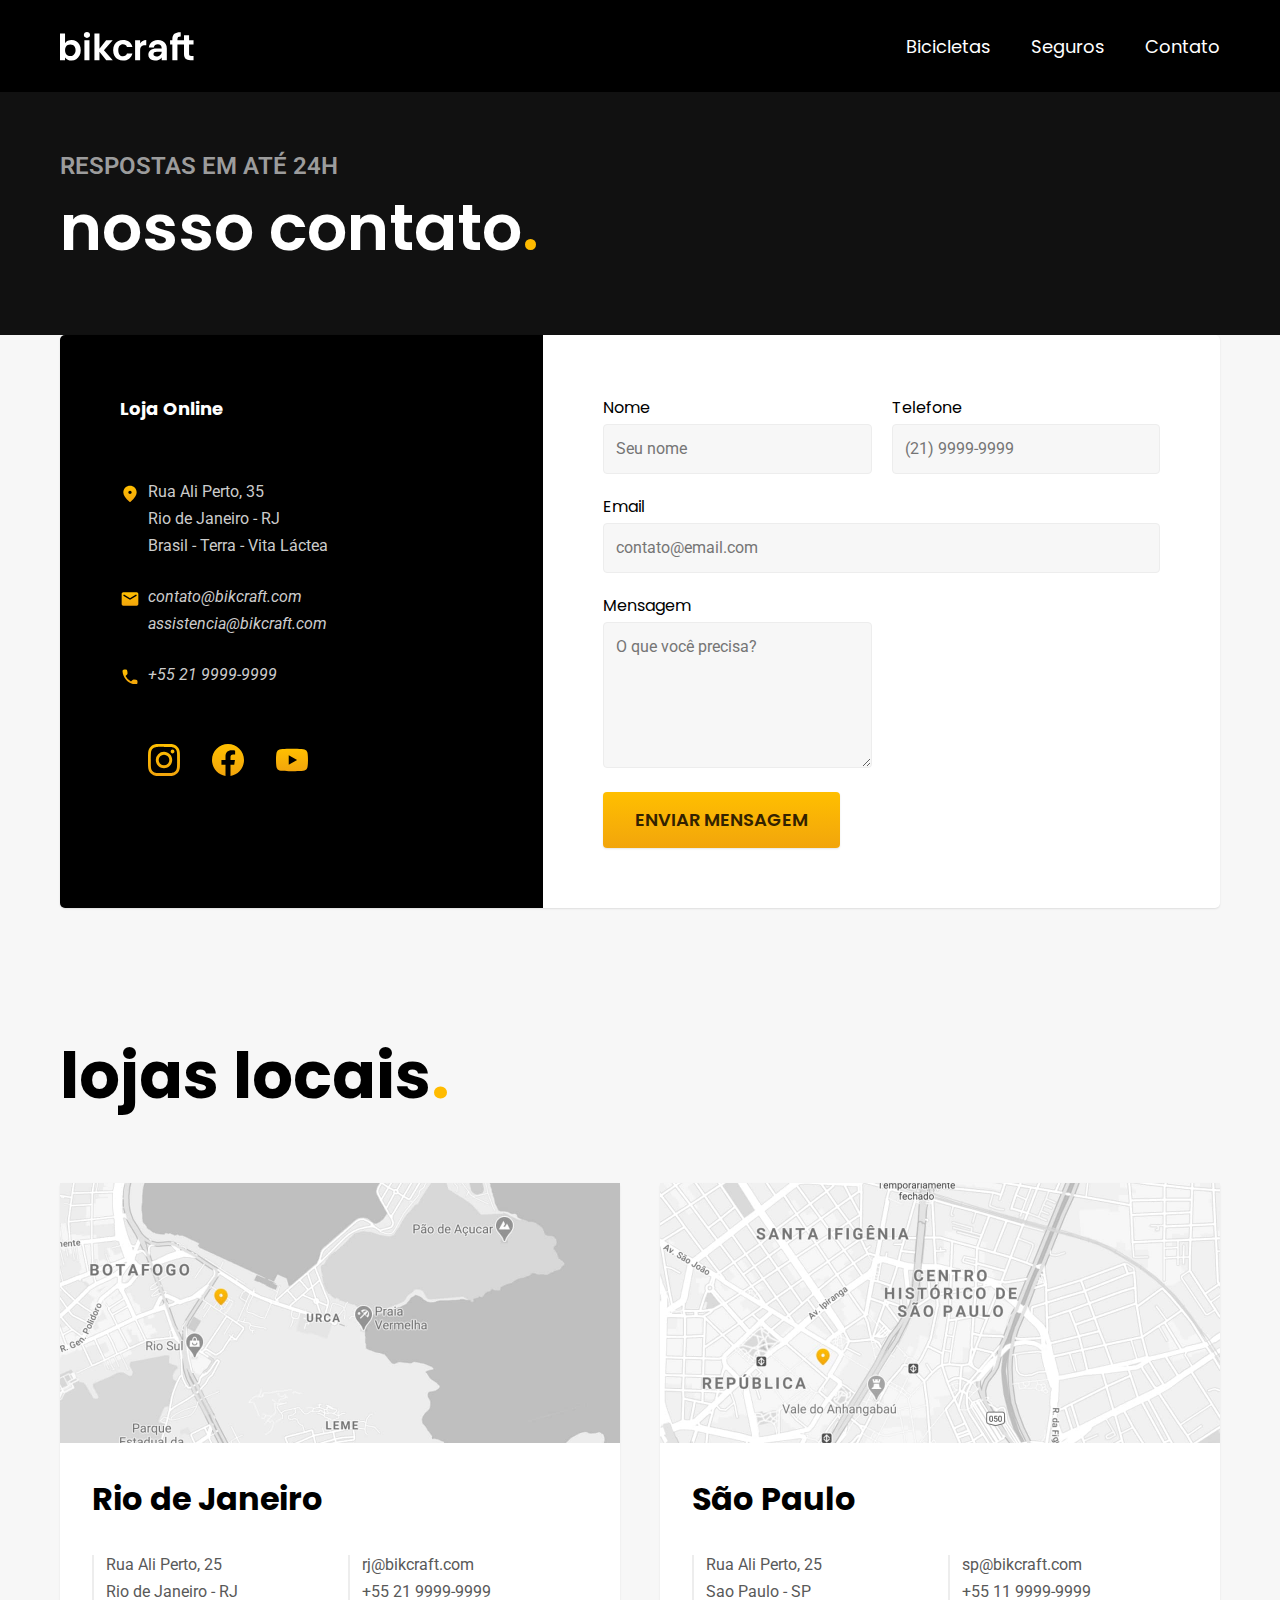
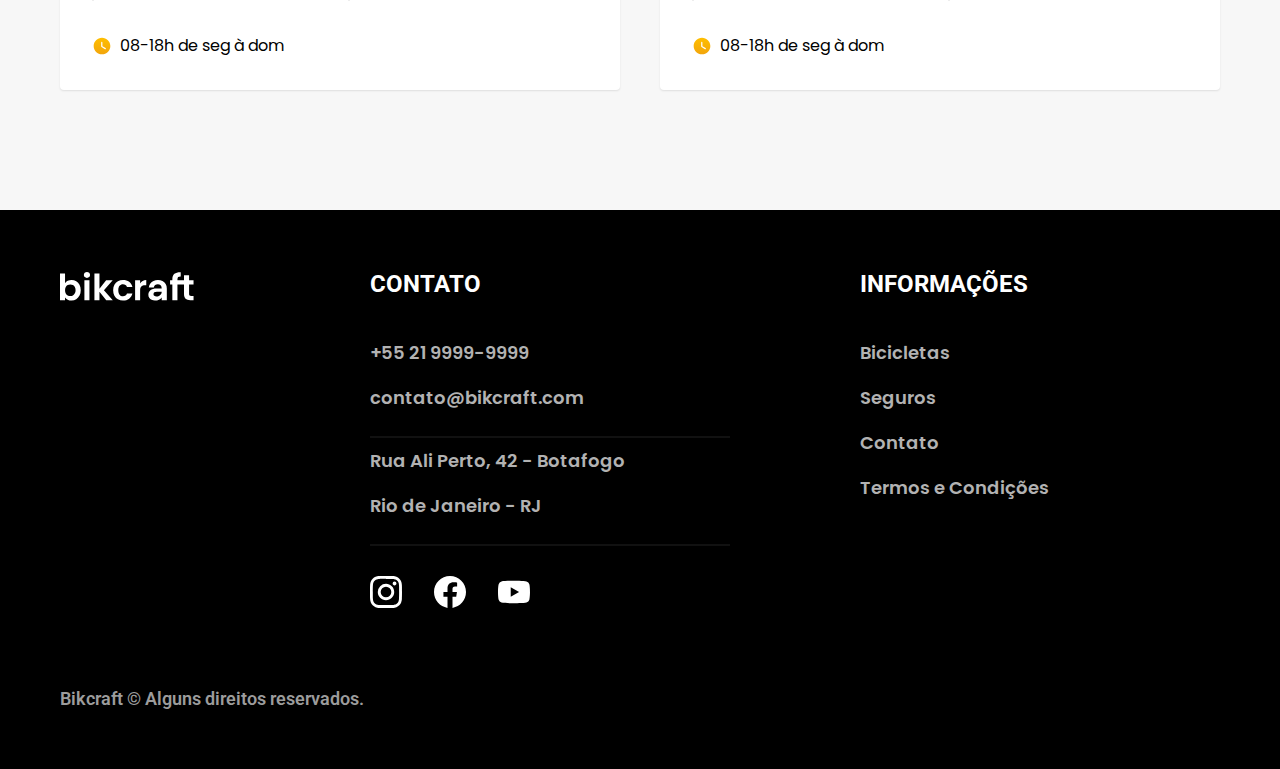
<file: pages/contatos.html>
<!DOCTYPE html>
<html lang="en">

<head>
    <meta charset="UTF-8">
    <meta name="viewport" content="width=device-width, initial-scale=1.0">
    <title>Contato | Bikcraft</title>

    <link rel="shortcut icon" href="../imagens/favicon.svg" type="image/x-icon">

    <link rel="stylesheet" href="../estilos/contato.css">
    <link rel="stylesheet" href="../estilos/reset.css">
    <link rel="stylesheet" href="../estilos/media-queries/querie-contato.css">

    <link rel="preconnect" href="https://fonts.googleapis.com">
    <link rel="preconnect" href="https://fonts.gstatic.com" crossorigin>
    <link href="https://fonts.googleapis.com/css2?family=Poppins&display=swap" rel="stylesheet">
    <link rel="preconnect" href="https://fonts.googleapis.com">
    <link rel="preconnect" href="https://fonts.gstatic.com" crossorigin>
    <link href="https://fonts.googleapis.com/css2?family=Roboto&display=swap" rel="stylesheet">
    <link rel="preconnect" href="https://fonts.googleapis.com">
    <link rel="preconnect" href="https://fonts.gstatic.com" crossorigin>
    <link href="https://fonts.googleapis.com/css2?family=Merriweather&display=swap" rel="stylesheet">
</head>

<body>
    <header>
        <div class="header-container">
            <a href="../index.html"><img src="../imagens/bikcraft.svg" alt=""></a>
            <nav class="navigation">
                <ul class="navigation-list active">
                    <li><a href="bicicletas.html">Bicicletas</a></li>
                    <li><a href="seguros.html">Seguros</a></li>
                    <li><a href="contatos.html">Contato</a></li>
                </ul>
            </nav>
        </div>
    </header>
    <main>
        <div class="titulo">
            <div class="titulo-container">
                <p>RESPOSTAS EM ATÉ 24H</p>
                <h1>nosso contato<span class="ponto-span">.</span></h1>
            </div>
        </div>
        <article class="contato-container">
            <section class="contato-dados">
                <h2>Loja Online</h2>
                <div class="contato-endereco">
                    <p>Rua Ali Perto, 35</p>
                    <p>Rio de Janeiro - RJ</p>
                    <p>Brasil - Terra - Vita Láctea</p>
                </div>
                <address class="contato-meios">
                    <a href="#">contato@bikcraft.com
                    </a>
                    <a href="#">assistencia@bikcraft.com</a>
                    <a href="#">+55 21 9999-9999</a>
                </address>
                <div class="contato-redes">
                    <a href="#"><img src="../imagens/redes/instagram-p.svg"></a>
                    <a href="#"><img src="../imagens/redes/facebook-p.svg"></a>
                    <a href="#"><img src="../imagens/redes/youtube-p.svg"></a>
                </div>
            </section>

            <section class="contato-formulario">
                <form class="form" method="post">
                    <div>
                        <label for="name">Nome</label>
                        <input type="text" name="name" id="name" placeholder="Seu nome">
                    </div>
                    <div>
                        <label for="telefone">Telefone</label>
                        <input type="text" name="telefone" id="telefone" placeholder="(21) 9999-9999">
                    </div>
                    <div class="col-2">
                        <label for="email">Email</label>
                        <input type="email" name="email" id="email" placeholder="contato@email.com">
                    </div>
                    <div>
                        <label for="mensagem">Mensagem</label>
                        <textarea name="mensagem" id="mensagem" cols="" rows="5"
                            placeholder="O que você precisa?"></textarea>
                    </div>
                    <button class="botao col-2">Enviar mensagem</button>
                </form>
            </section>
        </article>
        <article class="lojas-container">
            <h2>lojas locais<span class="ponto-span">.</span></h2>
            <div class="lojas-item">
                <img src="../imagens/lojas/rj.jpg">
                <div class="lojas-conteudo">
                    <h3>Rio de Janeiro</h3>
                    <div class="lojas-dados">
                        <p>Rua Ali Perto, 25</p>
                        <p>Rio de Janeiro - RJ</p>
                    </div>
                    <div class="lojas-dados">
                        <a href="#">rj@bikcraft.com</a>
                        <a href="#">+55 21 9999-9999</a>
                    </div>
                    <p class="lojas-tempo">
                        <img class="tempo-img" src="../imagens/icones/horario.svg" alt="">
                        08-18h de seg à dom
                    </p>
                </div>
            </div>
            <div class="lojas-item">
                <img src="../imagens/lojas/sp.jpg">
                <div class="lojas-conteudo">
                    <h3>São Paulo</h3>
                    <div class="lojas-dados">
                        <p>Rua Ali Perto, 25</p>
                        <p>Sao Paulo - SP</p>
                    </div>
                    <div class="lojas-dados">
                        <a href="#">sp@bikcraft.com</a>
                        <a href="#">+55 11 9999-9999</a>
                    </div>
                    <p class="lojas-tempo">
                        <img class="tempo-img" src="../imagens/icones/horario.svg" alt="">
                        08-18h de seg à dom
                    </p>
                </div>
            </div>
        </article>
        <footer>
            <div class="footer-container">
                <img src="../imagens/bikcraft.svg">
                <div class="footer-contato">
                    <h3>CONTATO</h3>
                    <ul>
                        <li><a href="#">+55 21 9999-9999</a></li>
                        <li><a href="#">contato@bikcraft.com</a></li>
                        <li>Rua Ali Perto, 42 - Botafogo</li>
                        <li>Rio de Janeiro - RJ</li>
                    </ul>
                    <div class="footer-redes">
                        <a href="#"><img src="../imagens/redes/instagram.svg" alt=""></a>
                        <a href="#"><img src="../imagens/redes/facebook.svg" alt=""></a>
                        <a href="#"><img src="../imagens/redes/youtube.svg" alt=""></a>
                    </div>
                </div>
                <div class="footer-informacoes">
                    <h3>INFORMAÇÕES</h3>
                    <ul>
                        <li><a href="bicicletas.html">Bicicletas</a></li>
                        <li><a href="seguros.html">Seguros</a></li>
                        <li><a href="contatos.html">Contato</a></li>
                        <li><a href="termos.html">Termos e Condições</a></li>
                    </ul>
                </div>
                <p>Bikcraft © Alguns direitos reservados.</p>
            </div>
        </footer>
    </main>
</body>

</html>
</file>
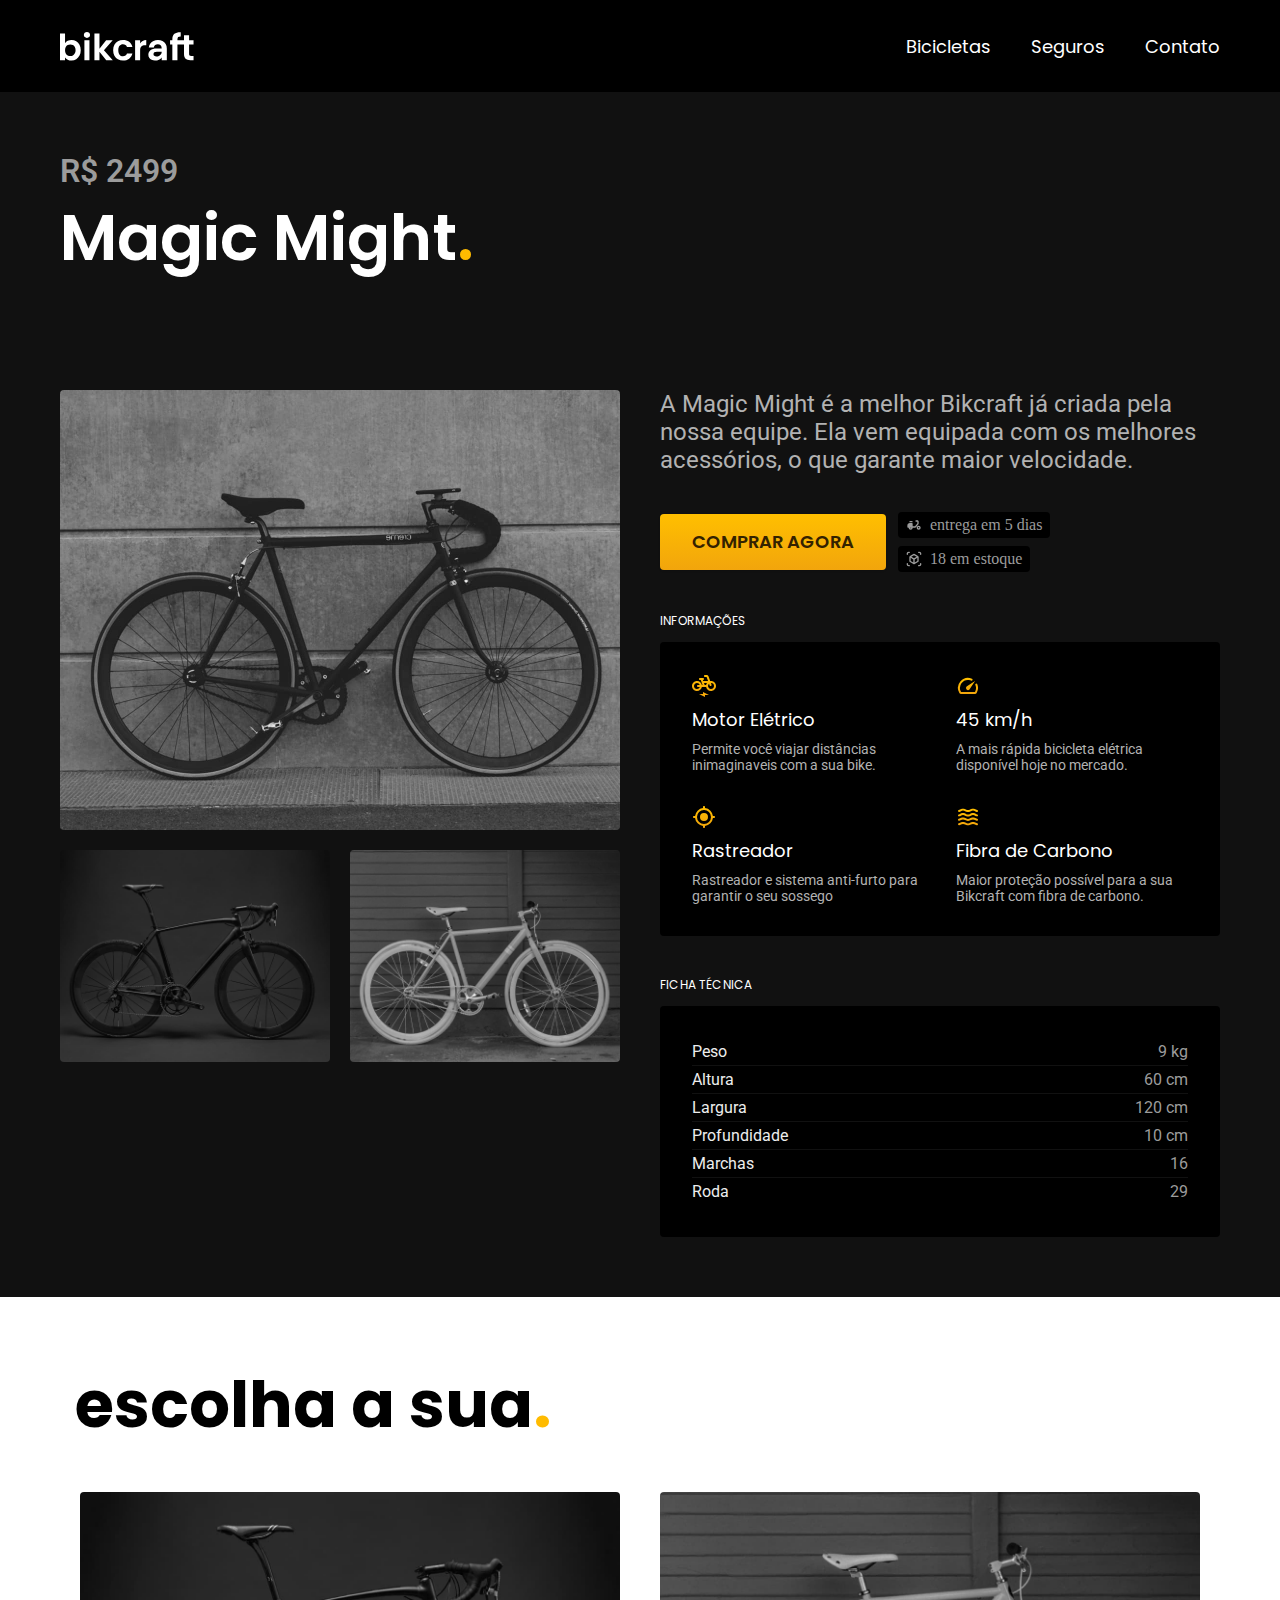
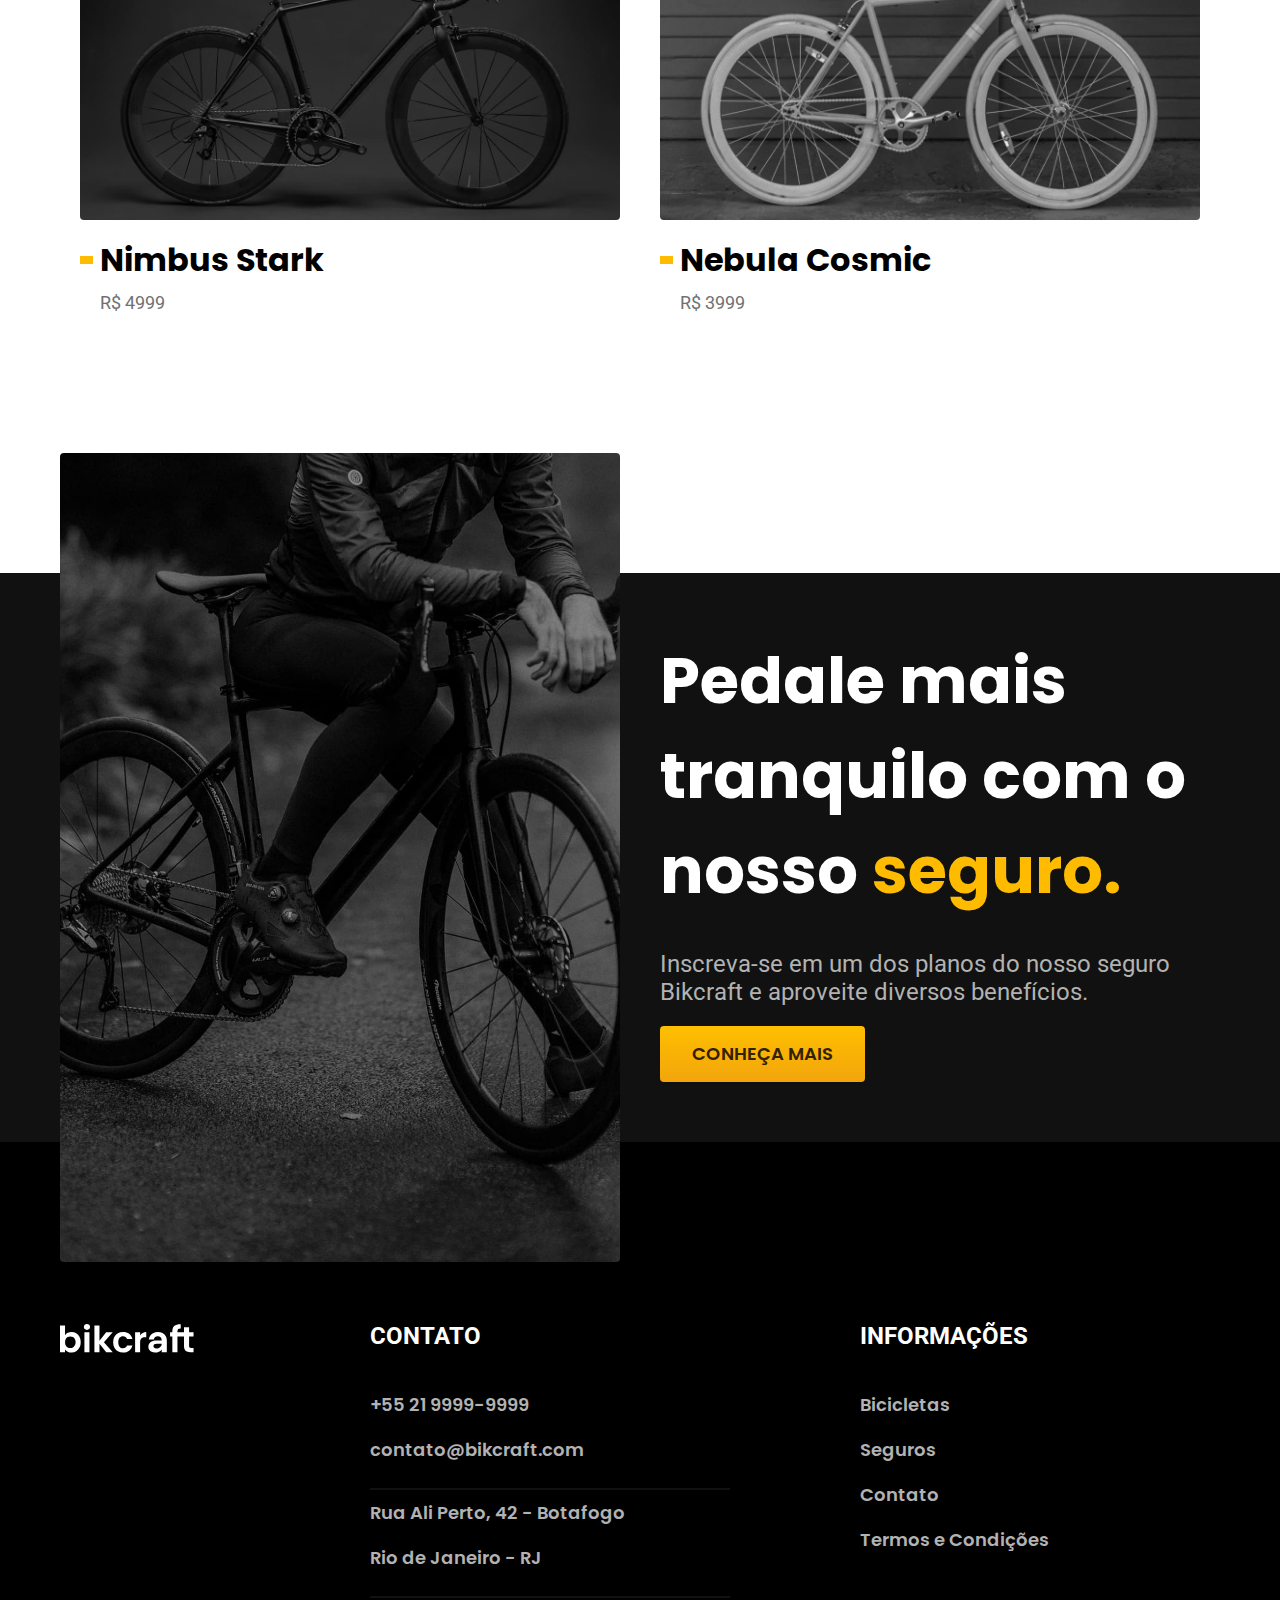
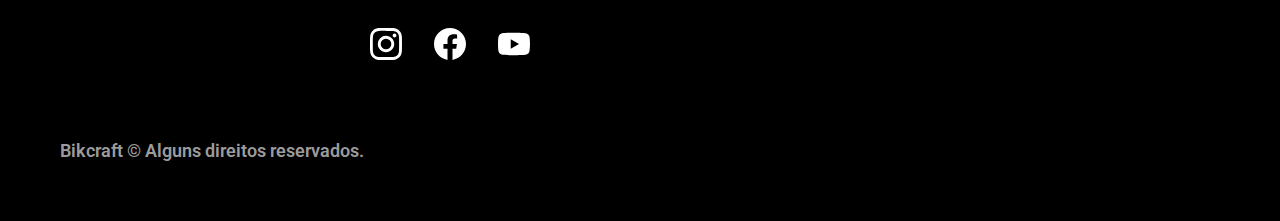
<file: pages/magic.html>
<!DOCTYPE html>
<html lang="en">

<head>
    <meta charset="UTF-8">
    <meta name="viewport" content="width=device-width, initial-scale=1.0">
    <title>Magic | Bikcraft</title>

    <link rel="shortcut icon" href="../imagens/favicon.svg" type="image/x-icon">

    <link rel="stylesheet" href="../estilos/reset.css">
    <link rel="stylesheet" href="../estilos/magic.css">
    <link rel="stylesheet" href="../estilos/media-queries/query-bike.css">

    <link rel="preconnect" href="https://fonts.googleapis.com">
    <link rel="preconnect" href="https://fonts.gstatic.com" crossorigin>
    <link href="https://fonts.googleapis.com/css2?family=Poppins&display=swap" rel="stylesheet">
    <link rel="preconnect" href="https://fonts.googleapis.com">
    <link rel="preconnect" href="https://fonts.gstatic.com" crossorigin>
    <link href="https://fonts.googleapis.com/css2?family=Roboto&display=swap" rel="stylesheet">
    <link rel="preconnect" href="https://fonts.googleapis.com">
    <link rel="preconnect" href="https://fonts.gstatic.com" crossorigin>
    <link href="https://fonts.googleapis.com/css2?family=Merriweather&display=swap" rel="stylesheet">
</head>

<body>
    <header>
        <div class="header-container">
            <a href="../index.html"><img src="../imagens/bikcraft.svg" alt=""></a>
            <nav class="navigation">
                <ul class="navigation-list active">
                    <li><a href="bicicletas.html">Bicicletas</a></li>
                    <li><a href="seguros.html">Seguros</a></li>
                    <li><a href="contatos.html">Contato</a></li>
                </ul>
            </nav>
        </div>
    </header>
    <main>
        <div class="titulo">
            <div class="titulo-container">
                <p>R$ 2499</p>
                <h1>Magic Might<span class="ponto-span">.</span></h1>
            </div>
        </div>
        <div class="bicicleta-container">
            <div class="bicicleta-imagens">
                <img src="../imagens/bicicleta/nimbus2.jpg" alt="Bicicleta 2">
                <img src="../imagens/bicicleta/nimbus1.jpg" alt="Bicicleta 1">
                <img src="../imagens/bicicleta/nimbus3.jpg" alt="Bicicleta 3">
            </div>
            <div class="bicicleta-conteudo">
                <p>A Magic Might é a melhor Bikcraft já criada pela nossa equipe. Ela vem equipada com os melhores acessórios, o que garante maior velocidade.</p>
                <div class="bicicleta-comprar">
                    <a class="botao" href="#">comprar agora</a>
                    <span>
                        <img src="../imagens/icones/entrega.svg">
                        entrega em 5 dias
                    </span>
                    <span>
                        <img src="../imagens/icones/estoque.svg">
                        18 em estoque
                    </span>
                </div>
                <h2>Informações</h2>
                <ul class="bicicleta-informacoes">
                    <li>
                        <img src="../imagens/icones/eletrica.svg">
                        <h3>Motor Elétrico</h3>
                        <p>Permite você viajar distâncias inimaginaveis com a sua bike.</p>
                    </li>

                    <li>
                        <img src="../imagens/icones/velocidade.svg">
                        <h3>45 km/h</h3>
                        <p>A mais rápida bicicleta elétrica disponível hoje no mercado.</p>
                    </li>

                    <li>
                        <img src="../imagens/icones/rastreador.svg">
                        <h3>Rastreador</h3>
                        <p>Rastreador e sistema anti-furto para garantir o seu sossego</p>
                    </li>

                    <li>
                        <img src="../imagens/icones/carbono.svg">
                        <h3>Fibra de Carbono</h3>
                        <p>Maior proteção possível para a sua Bikcraft com fibra de carbono.</p>
                    </li>
                </ul>
                <h2>Ficha Técnica</h2>
                <ul class="bicicleta-ficha">
                    <li>Peso <span>9 kg</span></li>
                    <li>Altura <span>60 cm</span></li>
                    <li>Largura <span>120 cm</span></li>
                    <li>Profundidade <span>10 cm</span></li>
                    <li>Marchas <span>16</span></li>
                    <li>Roda <span>29</span></li>
                </ul>
            </div>
        </div>
    </main>
    <article class="bicicletas-lista-container">
        <h2>escolha a sua<span class="ponto-span">.</span></h2>
        <ul>
            <li>
                <a href="../pages/nimbus.html"><img src="../imagens/bicicletas/nimbus.jpg">
                    <h3>Nimbus Stark</h3>
                    <span>R$ 4999</span>
                </a>
            </li>
            <li>
                <a href="../pages/nebula.html">
                    <img src="../imagens/bicicletas/nebula.jpg">
                    <h3>Nebula Cosmic</h3>
                    <span>R$ 3999</span>
                </a>
            </li>
        </ul>
    </article>
    <article class="seguro">
        <div class="seguro-container">
            <div class="seguro-imagem">
                <img src="../imagens/fotos/seguros.jpg" alt="">
            </div>
            <div class="seguro-conteudo">
                <h2>Pedale mais tranquilo com o nosso <span class="ponto-span">seguro.</span></h2>
                <p>Inscreva-se em um dos planos do nosso seguro Bikcraft e aproveite diversos benefícios.</p>
                <a class="botao" href="../pages/seguros.html">conheça mais</a>
            </div>
        </div>
    </article>
    <footer>
        <div class="footer-container">
            <img src="../imagens/bikcraft.svg">
            <div class="footer-contato">
                <h3>CONTATO</h3>
                <ul>
                    <li><a href="#">+55 21 9999-9999</a></li>
                    <li><a href="#">contato@bikcraft.com</a></li>
                    <li>Rua Ali Perto, 42 - Botafogo</li>
                    <li>Rio de Janeiro - RJ</li>
                </ul>
                <div class="footer-redes">
                    <a href="#"><img src="../imagens/redes/instagram.svg" alt=""></a>
                    <a href="#"><img src="../imagens/redes/facebook.svg" alt=""></a>
                    <a href="#"><img src="../imagens/redes/youtube.svg" alt=""></a>
                </div>
            </div>
            <div class="footer-informacoes">
                <h3>INFORMAÇÕES</h3>
                <ul>
                    <li><a href="bicicletas.html">Bicicletas</a></li>
                    <li><a href="seguros.html">Seguros</a></li>
                    <li><a href="contatos.html">Contato</a></li>
                    <li><a href="termos.html">Termos e Condições</a></li>
                </ul>
            </div>
            <p>Bikcraft © Alguns direitos reservados.</p>
        </div>
    </footer>
</body>

</html>
</body>

</html>
</file>
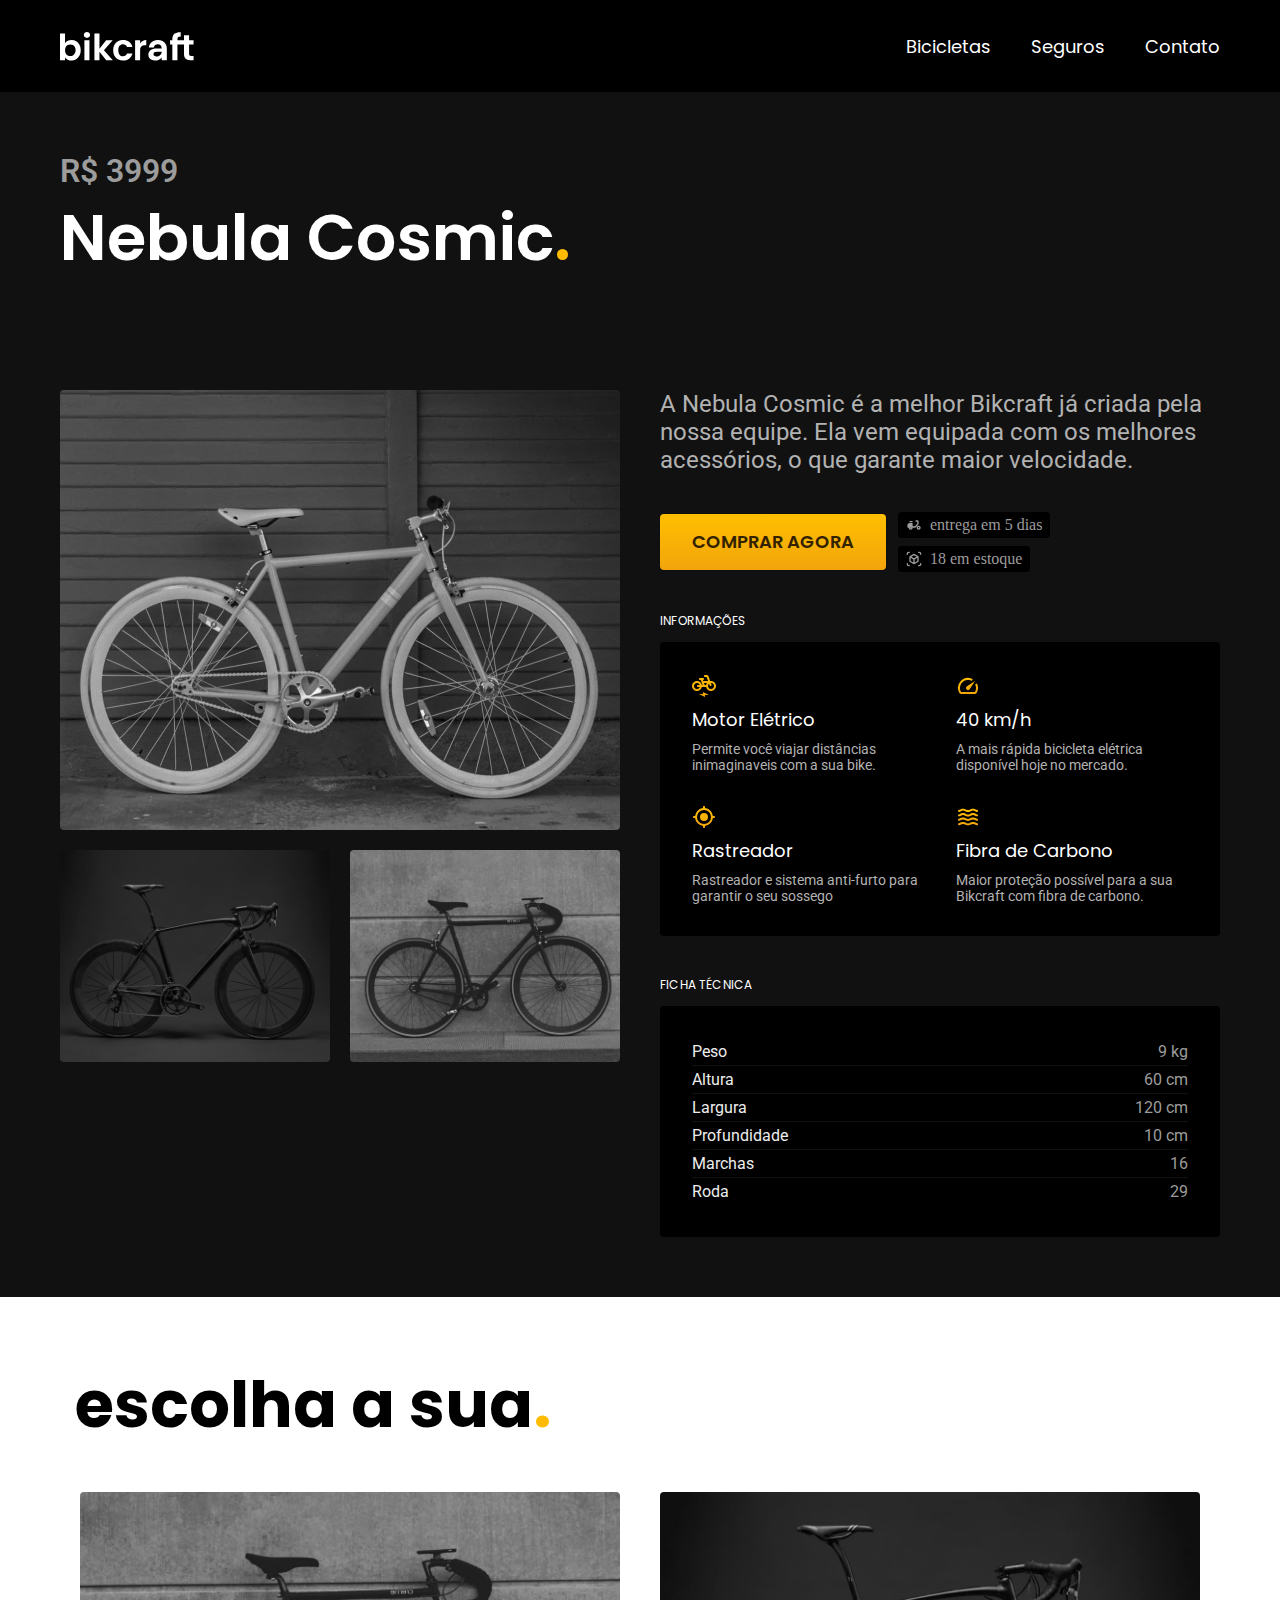
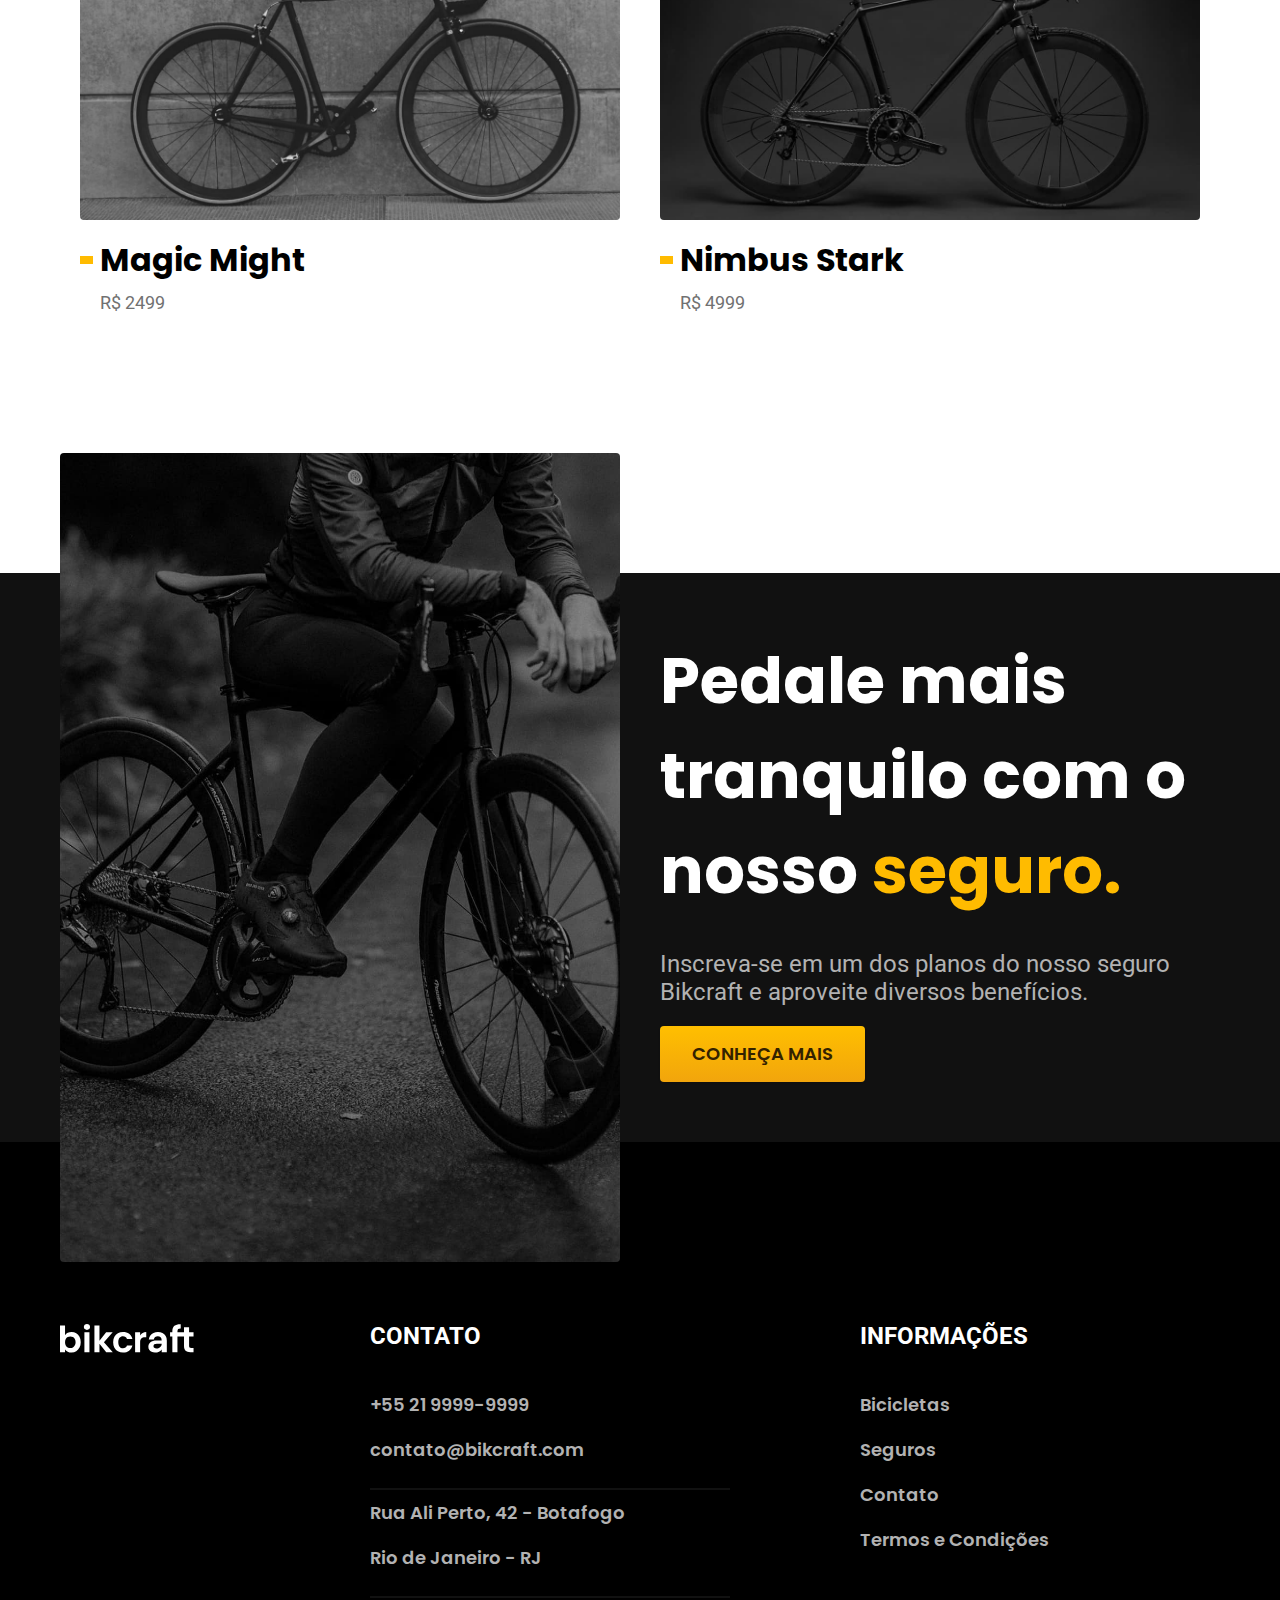
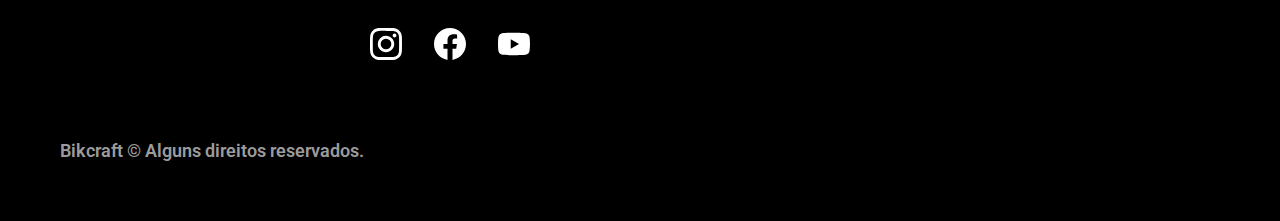
<file: pages/nebula.html>
<!DOCTYPE html>
<html lang="en">
<head>
    <meta charset="UTF-8">
    <meta name="viewport" content="width=device-width, initial-scale=1.0">
    <title>Nebula | Bikcraft</title>

    <link rel="stylesheet" href="../estilos/reset.css">
    <link rel="stylesheet" href="../estilos/nebula.css">
    <link rel="stylesheet" href="../estilos/media-queries/query-bike.css">

    <link rel="shortcut icon" href="../imagens/favicon.svg" type="image/x-icon">

    <link rel="preconnect" href="https://fonts.googleapis.com">
    <link rel="preconnect" href="https://fonts.gstatic.com" crossorigin>
    <link href="https://fonts.googleapis.com/css2?family=Poppins&display=swap" rel="stylesheet">
    <link rel="preconnect" href="https://fonts.googleapis.com">
    <link rel="preconnect" href="https://fonts.gstatic.com" crossorigin>
    <link href="https://fonts.googleapis.com/css2?family=Roboto&display=swap" rel="stylesheet">
    <link rel="preconnect" href="https://fonts.googleapis.com">
    <link rel="preconnect" href="https://fonts.gstatic.com" crossorigin>
    <link href="https://fonts.googleapis.com/css2?family=Merriweather&display=swap" rel="stylesheet">
</head>
<body>
    <header>
        <div class="header-container">
            <a href="../index.html"><img src="../imagens/bikcraft.svg" alt=""></a>
            <nav class="navigation">
                <ul class="navigation-list active">
                    <li><a href="bicicletas.html">Bicicletas</a></li>
                    <li><a href="seguros.html">Seguros</a></li>
                    <li><a href="contatos.html">Contato</a></li>
                </ul>
            </nav>
        </div>
    </header>
    <main>
        <div class="titulo">
            <div class="titulo-container">
                <p>R$ 3999</p>
                <h1>Nebula Cosmic<span class="ponto-span">.</span></h1>
            </div>
        </div>
        <div class="bicicleta-container">
            <div class="bicicleta-imagens">
                <img src="../imagens/bicicleta/nimbus3.jpg" alt="Bicicleta 3">
                <img src="../imagens/bicicleta/nimbus1.jpg" alt="Bicicleta 1">
                <img src="../imagens/bicicleta/nimbus2.jpg" alt="Bicicleta 2">
            </div>
            <div class="bicicleta-conteudo">
                <p>A Nebula Cosmic é a melhor Bikcraft já criada pela nossa equipe. Ela vem equipada com os melhores acessórios, o que garante maior velocidade.</p>
                <div class="bicicleta-comprar">
                    <a class="botao" href="#">comprar agora</a>
                    <span>
                        <img src="../imagens/icones/entrega.svg">
                        entrega em 5 dias
                    </span>
                    <span>
                        <img src="../imagens/icones/estoque.svg">
                        18 em estoque
                    </span>
                </div>
                <h2>Informações</h2>
                <ul class="bicicleta-informacoes">
                    <li>
                        <img src="../imagens/icones/eletrica.svg">
                        <h3>Motor Elétrico</h3>
                        <p>Permite você viajar distâncias inimaginaveis com a sua bike.</p>
                    </li>

                    <li>
                        <img src="../imagens/icones/velocidade.svg">
                        <h3>40 km/h</h3>
                        <p>A mais rápida bicicleta elétrica disponível hoje no mercado.</p>
                    </li>

                    <li>
                        <img src="../imagens/icones/rastreador.svg">
                        <h3>Rastreador</h3>
                        <p>Rastreador e sistema anti-furto para garantir o seu sossego</p>
                    </li>

                    <li>
                        <img src="../imagens/icones/carbono.svg">
                        <h3>Fibra de Carbono</h3>
                        <p>Maior proteção possível para a sua Bikcraft com fibra de carbono.</p>
                    </li>
                </ul>
                <h2>Ficha Técnica</h2>
                <ul class="bicicleta-ficha">
                    <li>Peso <span>9 kg</span></li>
                    <li>Altura <span>60 cm</span></li>
                    <li>Largura <span>120 cm</span></li>
                    <li>Profundidade <span>10 cm</span></li>
                    <li>Marchas <span>16</span></li>
                    <li>Roda <span>29</span></li>
                </ul>
            </div>
        </div>
    </main>
    <article class="bicicletas-lista-container">
        <h2>escolha a sua<span class="ponto-span">.</span></h2>
        <ul>
            <li>
                <a href="../pages/magic.html"><img src="../imagens/bicicletas/magic.jpg">
                    <h3>Magic Might</h3>
                    <span>R$ 2499</span>
                </a>
            </li>
            <li>
                <a href="../pages/nimbus.html">
                    <img src="../imagens/bicicletas/nimbus.jpg">
                    <h3>Nimbus Stark</h3>
                    <span>R$ 4999</span>
                </a>
            </li>
        </ul>
    </article>
    <article class="seguro">
        <div class="seguro-container">
            <div class="seguro-imagem">
                <img src="../imagens/fotos/seguros.jpg" alt="">
            </div>
            <div class="seguro-conteudo">
                <h2>Pedale mais tranquilo com o nosso <span class="ponto-span">seguro.</span></h2>
                <p>Inscreva-se em um dos planos do nosso seguro Bikcraft e aproveite diversos benefícios.</p>
                <a class="botao" href="../pages/seguros.html">conheça mais</a>
            </div>
        </div>
    </article>
    <footer>
        <div class="footer-container">
            <img src="../imagens/bikcraft.svg">
            <div class="footer-contato">
                <h3>CONTATO</h3>
                <ul>
                    <li><a href="#">+55 21 9999-9999</a></li>
                    <li><a href="#">contato@bikcraft.com</a></li>
                    <li>Rua Ali Perto, 42 - Botafogo</li>
                    <li>Rio de Janeiro - RJ</li>
                </ul>
                <div class="footer-redes">
                    <a href="#"><img src="../imagens/redes/instagram.svg" alt=""></a>
                    <a href="#"><img src="../imagens/redes/facebook.svg" alt=""></a>
                    <a href="#"><img src="../imagens/redes/youtube.svg" alt=""></a>
                </div>
            </div>
            <div class="footer-informacoes">
                <h3>INFORMAÇÕES</h3>
                <ul>
                    <li><a href="bicicletas.html">Bicicletas</a></li>
                    <li><a href="seguros.html">Seguros</a></li>
                    <li><a href="contatos.html">Contato</a></li>
                    <li><a href="termos.html">Termos e Condições</a></li>
                </ul>
            </div>
            <p>Bikcraft © Alguns direitos reservados.</p>
        </div>
    </footer>
</body>
</html>
</file>
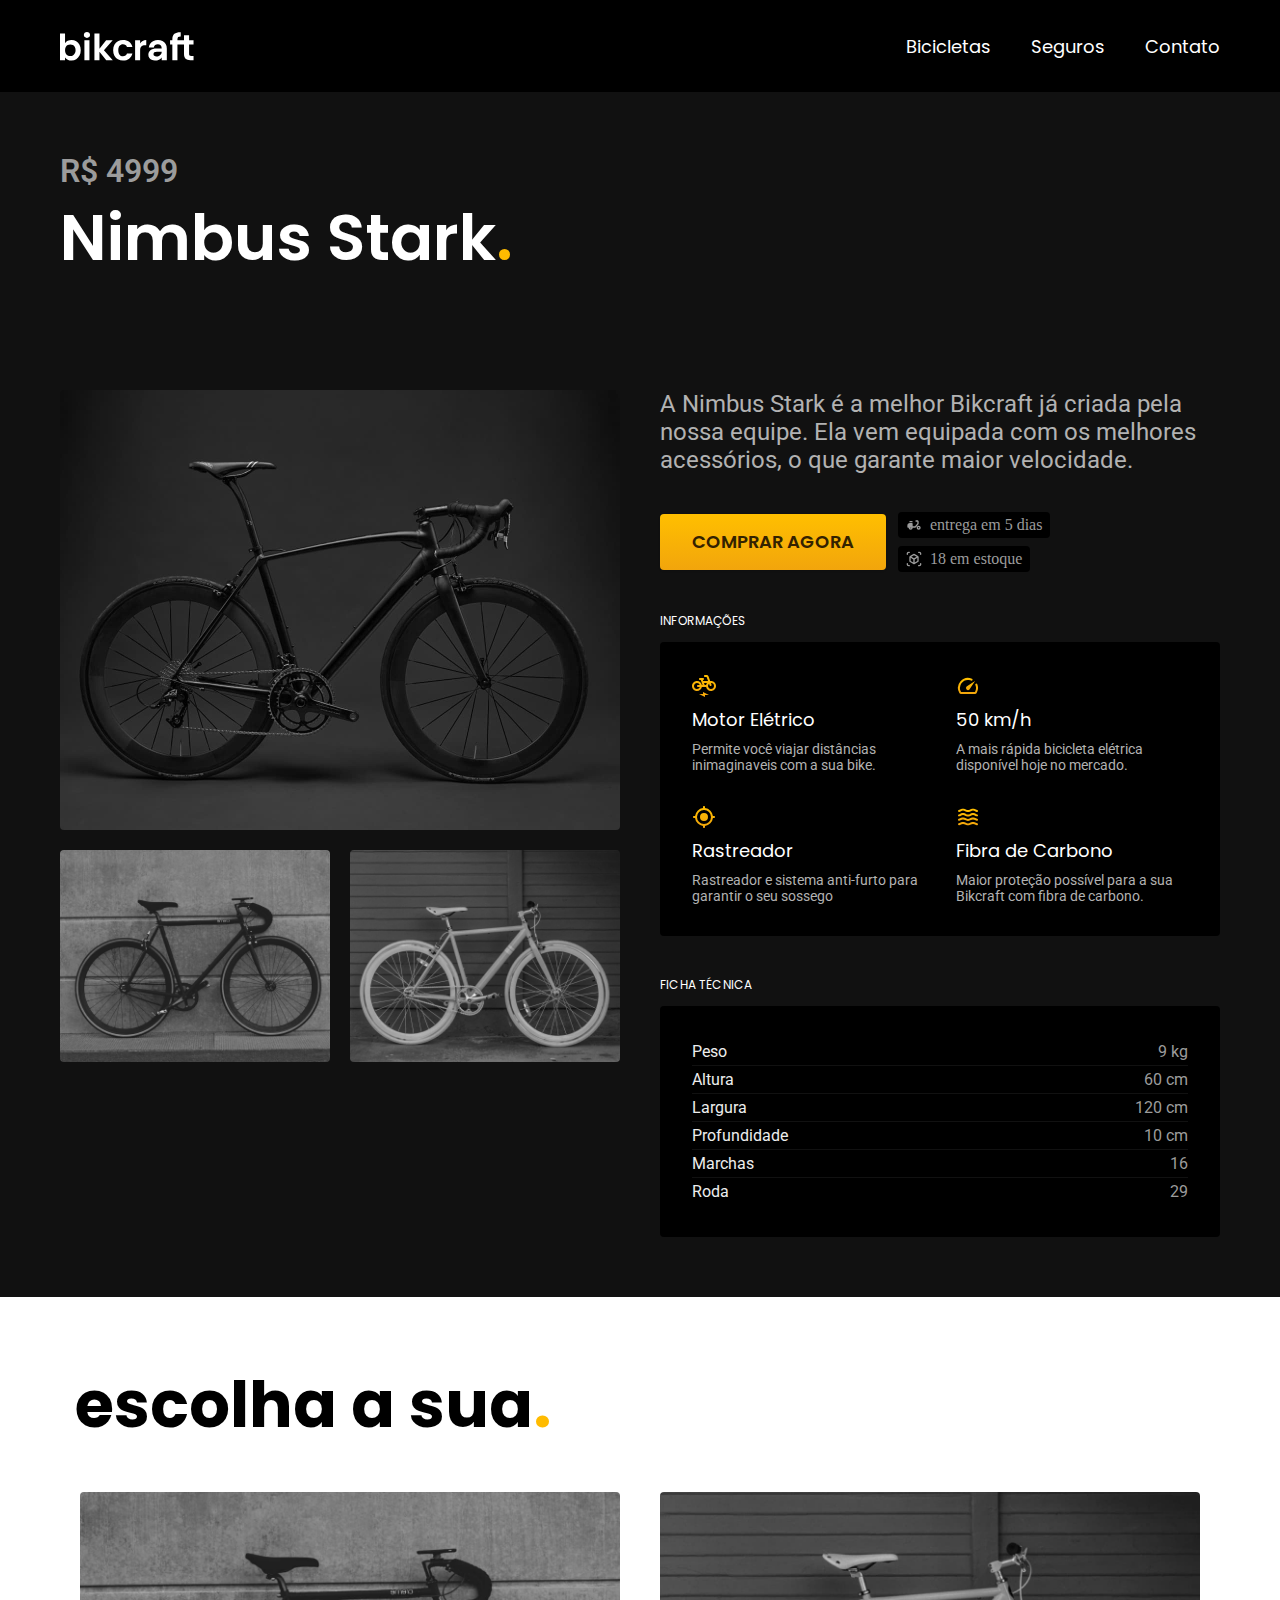
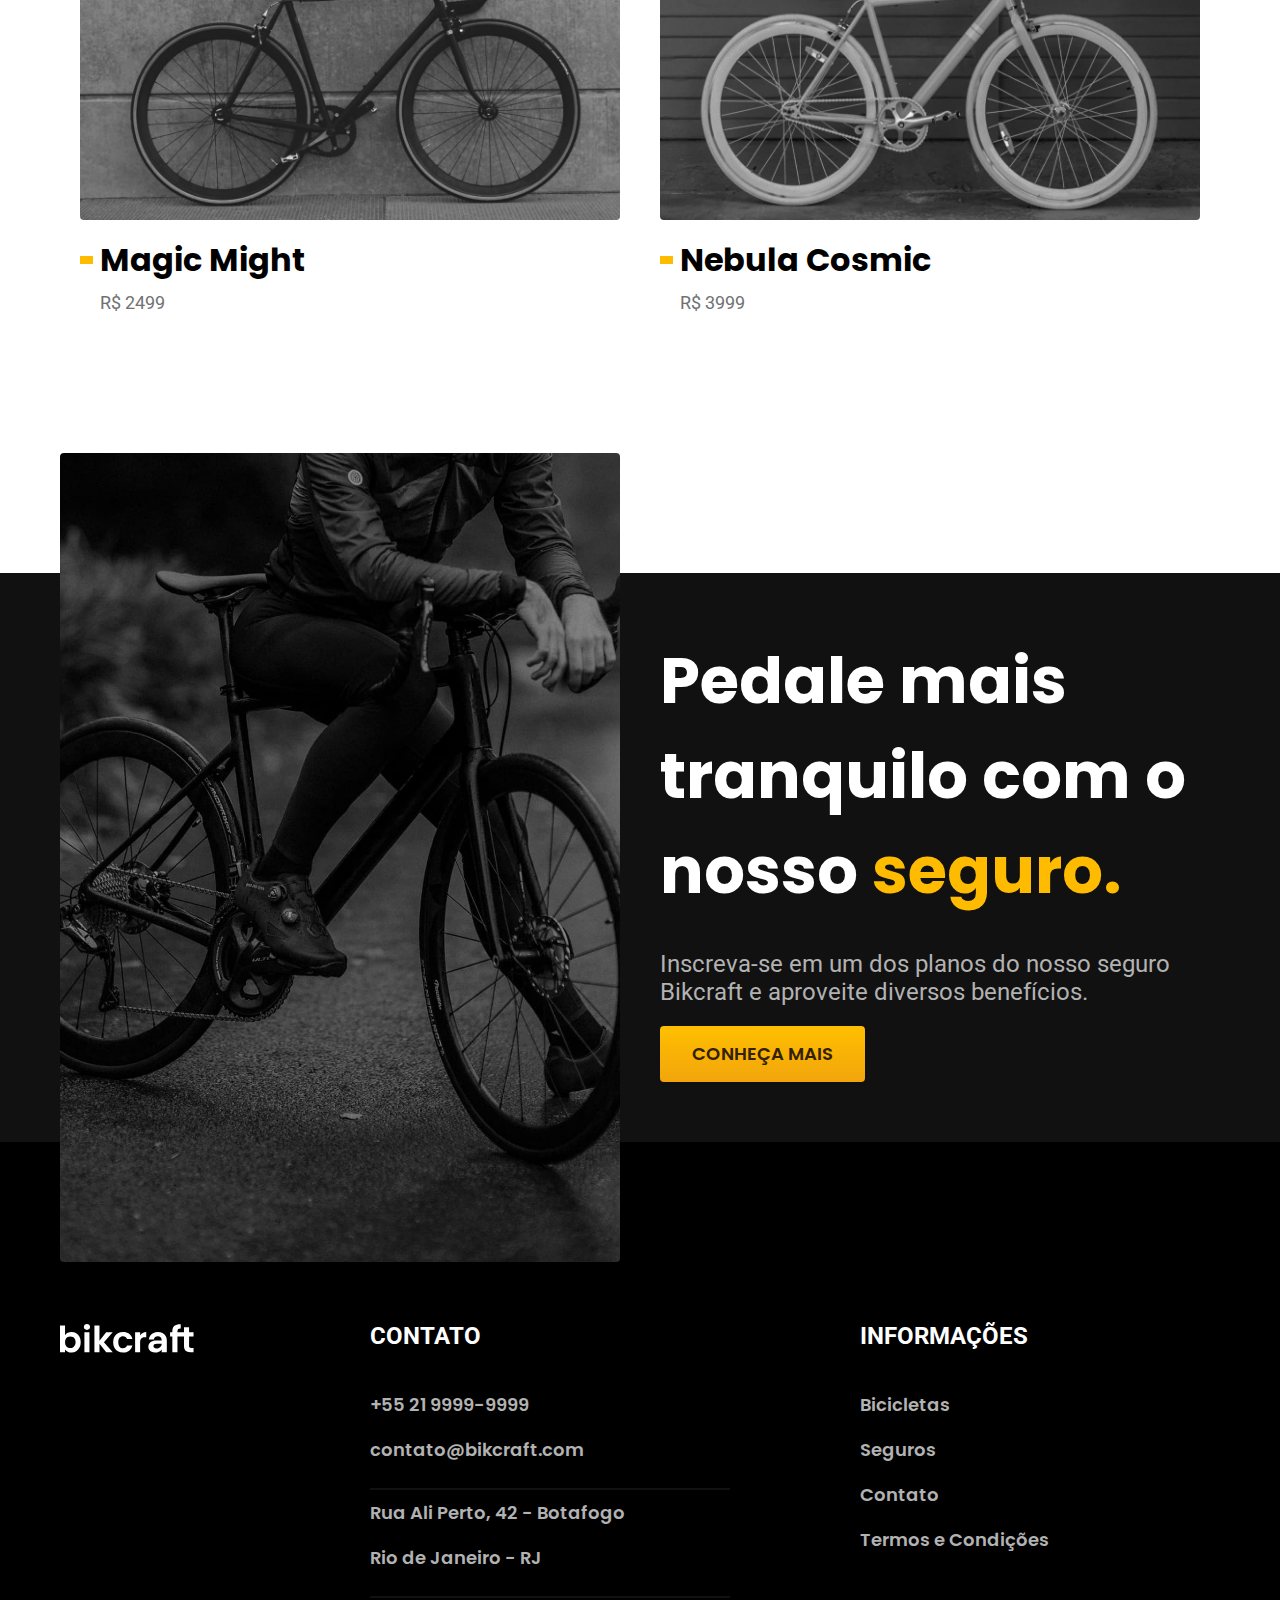
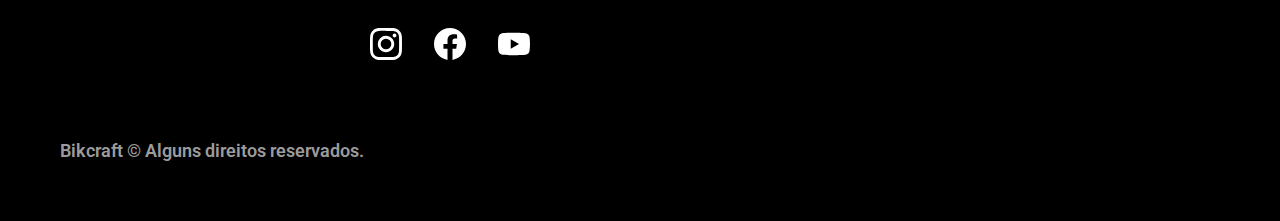
<file: pages/nimbus.html>
<!DOCTYPE html>
<html lang="en">

<head>
    <meta charset="UTF-8">
    <meta name="viewport" content="width=device-width, initial-scale=1.0">
    <title>Nimbus | Bikcraft</title>

    <link rel="stylesheet" href="../estilos/reset.css">
    <link rel="stylesheet" href="../estilos/nimbus.css">
    <link rel="stylesheet" href="../estilos/media-queries/query-bike.css">

    <link rel="shortcut icon" href="../imagens/favicon.svg" type="image/x-icon">

    <link rel="preconnect" href="https://fonts.googleapis.com">
    <link rel="preconnect" href="https://fonts.gstatic.com" crossorigin>
    <link href="https://fonts.googleapis.com/css2?family=Poppins&display=swap" rel="stylesheet">
    <link rel="preconnect" href="https://fonts.googleapis.com">
    <link rel="preconnect" href="https://fonts.gstatic.com" crossorigin>
    <link href="https://fonts.googleapis.com/css2?family=Roboto&display=swap" rel="stylesheet">
    <link rel="preconnect" href="https://fonts.googleapis.com">
    <link rel="preconnect" href="https://fonts.gstatic.com" crossorigin>
    <link href="https://fonts.googleapis.com/css2?family=Merriweather&display=swap" rel="stylesheet">
</head>

<body>
    <header>
        <div class="header-container">
            <a href="../index.html"><img src="../imagens/bikcraft.svg" alt=""></a>
            <nav class="navigation">
                <ul class="navigation-list active">
                    <li><a href="bicicletas.html">Bicicletas</a></li>
                    <li><a href="seguros.html">Seguros</a></li>
                    <li><a href="contatos.html">Contato</a></li>
                </ul>
            </nav>
        </div>
    </header>
    <main>
        <div class="titulo">
            <div class="titulo-container">
                <p>R$ 4999</p>
                <h1>Nimbus Stark<span class="ponto-span">.</span></h1>
            </div>
        </div>
        <div class="bicicleta-container">
            <div class="bicicleta-imagens">
                <img src="../imagens/bicicleta/nimbus1.jpg" alt="Bicicleta 1">
                <img src="../imagens/bicicleta/nimbus2.jpg" alt="Bicicleta 2">
                <img src="../imagens/bicicleta/nimbus3.jpg" alt="Bicicleta 3">
            </div>
            <div class="bicicleta-conteudo">
                <p>A Nimbus Stark é a melhor Bikcraft já criada pela nossa equipe. Ela vem equipada com os melhores
                    acessórios, o que garante maior velocidade.</p>
                <div class="bicicleta-comprar">
                    <a class="botao" href="#">comprar agora</a>
                    <span>
                        <img src="../imagens/icones/entrega.svg">
                        entrega em 5 dias
                    </span>
                    <span>
                        <img src="../imagens/icones/estoque.svg">
                        18 em estoque
                    </span>
                </div>
                <h2>Informações</h2>
                <ul class="bicicleta-informacoes">
                    <li>
                        <img src="../imagens/icones/eletrica.svg">
                        <h3>Motor Elétrico</h3>
                        <p>Permite você viajar distâncias inimaginaveis com a sua bike.</p>
                    </li>

                    <li>
                        <img src="../imagens/icones/velocidade.svg">
                        <h3>50 km/h</h3>
                        <p>A mais rápida bicicleta elétrica disponível hoje no mercado.</p>
                    </li>

                    <li>
                        <img src="../imagens/icones/rastreador.svg">
                        <h3>Rastreador</h3>
                        <p>Rastreador e sistema anti-furto para garantir o seu sossego</p>
                    </li>

                    <li>
                        <img src="../imagens/icones/carbono.svg">
                        <h3>Fibra de Carbono</h3>
                        <p>Maior proteção possível para a sua Bikcraft com fibra de carbono.</p>
                    </li>
                </ul>
                <h2>Ficha Técnica</h2>
                <ul class="bicicleta-ficha">
                    <li>Peso <span>9 kg</span></li>
                    <li>Altura <span>60 cm</span></li>
                    <li>Largura <span>120 cm</span></li>
                    <li>Profundidade <span>10 cm</span></li>
                    <li>Marchas <span>16</span></li>
                    <li>Roda <span>29</span></li>
                </ul>
            </div>
        </div>
    </main>
    <article class="bicicletas-lista-container">
        <h2>escolha a sua<span class="ponto-span">.</span></h2>
        <ul>
            <li>
                <a href="../pages/magic.html"><img src="../imagens/bicicletas/magic.jpg">
                    <h3>Magic Might</h3>
                    <span>R$ 2499</span>
                </a>
            </li>
            <li>
                <a href="../pages/nebula.html">
                    <img src="../imagens/bicicletas/nebula.jpg">
                    <h3>Nebula Cosmic</h3>
                    <span>R$ 3999</span>
                </a>
            </li>
        </ul>
    </article>
    <article class="seguro">
        <div class="seguro-container">
            <div class="seguro-imagem">
                <img src="../imagens/fotos/seguros.jpg" alt="">
            </div>
            <div class="seguro-conteudo">
                <h2>Pedale mais tranquilo com o nosso <span class="ponto-span">seguro.</span></h2>
                <p>Inscreva-se em um dos planos do nosso seguro Bikcraft e aproveite diversos benefícios.</p>
                <a class="botao" href="../pages/seguros.html">conheça mais</a>
            </div>
        </div>
    </article>
    <footer>
        <div class="footer-container">
            <img src="../imagens/bikcraft.svg">
            <div class="footer-contato">
                <h3>CONTATO</h3>
                <ul>
                    <li><a href="#">+55 21 9999-9999</a></li>
                    <li><a href="#">contato@bikcraft.com</a></li>
                    <li>Rua Ali Perto, 42 - Botafogo</li>
                    <li>Rio de Janeiro - RJ</li>
                </ul>
                <div class="footer-redes">
                    <a href="#"><img src="../imagens/redes/instagram.svg" alt=""></a>
                    <a href="#"><img src="../imagens/redes/facebook.svg" alt=""></a>
                    <a href="#"><img src="../imagens/redes/youtube.svg" alt=""></a>
                </div>
            </div>
            <div class="footer-informacoes">
                <h3>INFORMAÇÕES</h3>
                <ul>
                    <li><a href="bicicletas.html">Bicicletas</a></li>
                    <li><a href="seguros.html">Seguros</a></li>
                    <li><a href="contatos.html">Contato</a></li>
                    <li><a href="termos.html">Termos e Condições</a></li>
                </ul>
            </div>
            <p>Bikcraft © Alguns direitos reservados.</p>
        </div>
    </footer>
</body>

</html>
</file>
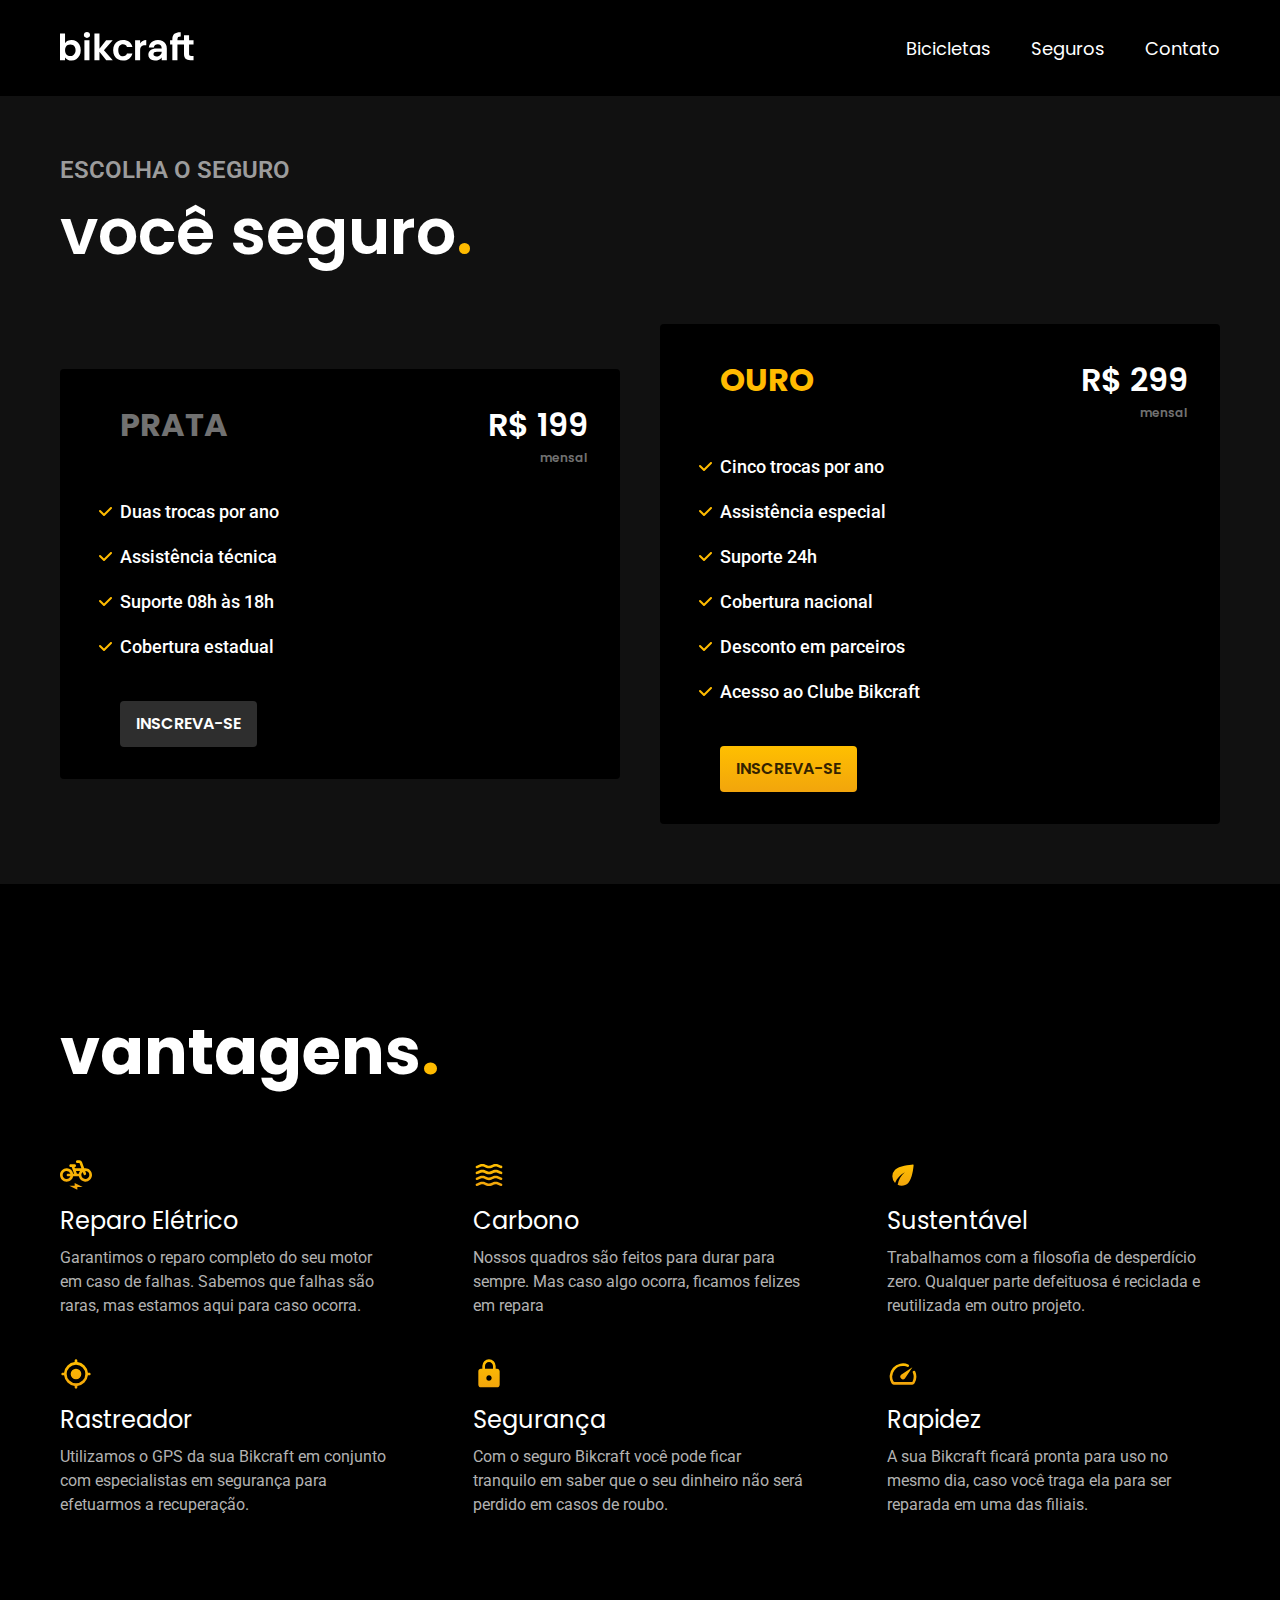
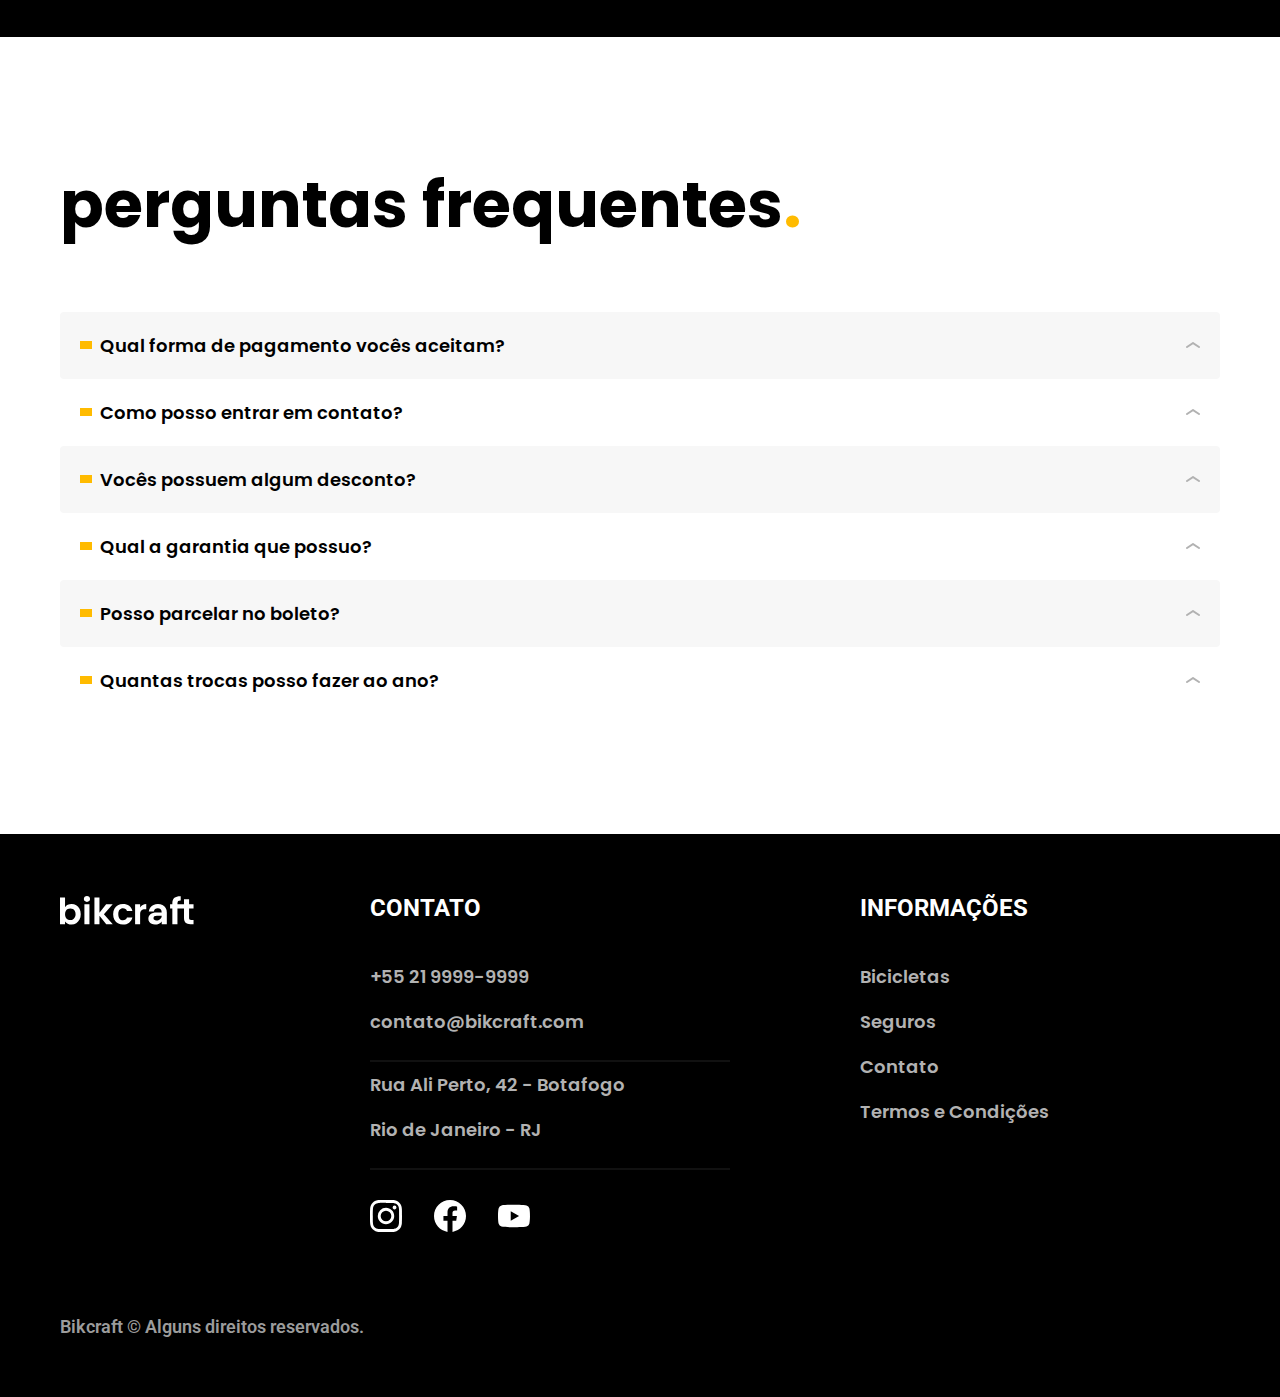
<file: pages/seguros.html>
<!DOCTYPE html>
<html lang="en">
<head>
    <meta charset="UTF-8">
    <meta name="viewport" content="width=device-width, initial-scale=1.0">
    <title>Seguros | Bikcraft</title>

    <link rel="shortcut icon" href="../imagens/favicon.svg" type="image/x-icon">

    <link rel="stylesheet" href="../estilos/reset.css">
    <link rel="stylesheet" href="../estilos/seguros.css">
    <link rel="stylesheet" href="../estilos/media-queries/media-seguros.css">

    <link rel="preconnect" href="https://fonts.googleapis.com">
    <link rel="preconnect" href="https://fonts.gstatic.com" crossorigin>
    <link href="https://fonts.googleapis.com/css2?family=Poppins&display=swap" rel="stylesheet">
    <link rel="preconnect" href="https://fonts.googleapis.com">
    <link rel="preconnect" href="https://fonts.gstatic.com" crossorigin>
    <link href="https://fonts.googleapis.com/css2?family=Roboto&display=swap" rel="stylesheet">
    <link rel="preconnect" href="https://fonts.googleapis.com">
    <link rel="preconnect" href="https://fonts.gstatic.com" crossorigin>
    <link href="https://fonts.googleapis.com/css2?family=Merriweather&display=swap" rel="stylesheet">
</head>
<body>
    <header>
        <div class="header-container">
            <a href="../index.html"><img src="../imagens/bikcraft.svg" alt=""></a>
            <nav class="navigation">
                <ul class="navigation-list">
                    <li><a href="bicicletas.html">Bicicletas</a></li>
                    <li><a href="seguros.html">Seguros</a></li>
                    <li><a href="contatos.html">Contato</a></li>
                </ul>
            </nav>
        </div>
    </header>
    <main>
        <div class="titulo">
            <div class="titulo-container">
                <p>ESCOLHA O SEGURO</p>
                <h1>você seguro<span class="ponto-span">.</span></h1>
            </div>
        </div>
        <article class="seguros">
            <div class="seguros-container">
                <div class="seguros-item">
                    <h3 class="prata">PRATA</h3>
                    <span class="span-price">R$ 199 <span class="span-mes">mensal</span></span>
                    <ul>
                        <li>Duas trocas por ano</li>
                        <li>Assistência técnica</li>
                        <li>Suporte 08h às 18h</li>
                        <li>Cobertura estadual</li>
                    </ul>
                    <a class="botao1 botao" href="#">inscreva-se</a>
                </div>
                <div class="seguros-item">
                    <h3 class="ouro">OURO</h3>
                    <span class="span-price">R$ 299 <span class="span-mes">mensal</span></span>
                    <ul>
                        <li>Cinco trocas por ano</li>
                        <li>Assistência especial</li>
                        <li>Suporte 24h</li>
                        <li>Cobertura nacional</li>
                        <li>Desconto em parceiros</li>
                        <li>Acesso ao Clube Bikcraft</li>
                    </ul>
                    <a class="botao2 botao" href="../pages/orcamento.html">inscreva-se</a>
                </div>
            </div>
        </article>
        <article class="vantagens">
            <article class="vantagens-container">
                <h2>vantagens<span class="ponto-span">.</span></h2>
                <ul>
                    <li>
                        <img src="../imagens/icones/eletrica.svg">
                        <h3>Reparo Elétrico</h3>
                        <p>Garantimos o reparo completo do seu motor em caso de falhas. Sabemos que falhas são raras, mas estamos aqui para caso ocorra.</p>
                    </li>

                    <li>
                        <img src="../imagens/icones/carbono.svg">
                        <h3>Carbono</h3>
                        <p>Nossos quadros são feitos para durar para sempre. Mas caso algo ocorra, ficamos felizes em repara</p>
                    </li>

                    <li>
                        <img src="../imagens/icones/sustentavel.svg">
                        <h3>Sustentável</h3>
                        <p>Trabalhamos com a filosofia de desperdício zero. Qualquer parte defeituosa é reciclada e reutilizada em outro projeto.</p>
                    </li>

                    <li>
                        <img src="../imagens/icones/rastreador.svg">
                        <h3>Rastreador</h3>
                        <p>Utilizamos o GPS da sua Bikcraft em conjunto com especialistas em segurança para efetuarmos a recuperação.</p>
                    </li>

                    <li>
                        <img src="../imagens/icones/seguro.svg">
                        <h3>Segurança</h3>
                        <p>Com o seguro Bikcraft você pode ficar tranquilo em saber que o seu dinheiro não será perdido em casos de roubo.</p>
                    </li>

                    <li>
                        <img src="../imagens/icones/velocidade.svg">
                        <h3>Rapidez</h3>
                        <p>A sua Bikcraft ficará pronta para uso no mesmo dia, caso você traga ela para ser reparada em uma das filiais.</p>
                    </li>
                </ul>
            </article>
        </article>
        <article class="perguntas-container">
            <h2>perguntas frequentes<span class="ponto-span">.</span></h2>
            <dl>
                <div>
                    <dt>
                        <button class="pergunta1">Qual forma de pagamento vocês aceitam?</button>
                    </dt>
                    <dd id="pergunta1">Aceitamos pagamentos parcelados em todos os cartões de crédito. Para pagamentos à vista também aceitarmos PIX e Boleto através do PagSeguro.</dd>
                </div>

                <div>
                    <dt>
                        <button class="pergunta2">Como posso entrar em contato?</button>
                    </dt>
                    <dd id="pergunta2">Aceitamos pagamentos parcelados em todos os cartões de crédito. Para pagamentos à vista também aceitarmos PIX e Boleto através do PagSeguro.</dd>
                </div>

                <div>
                    <dt>
                        <button class="pergunta3">Vocês possuem algum desconto?</button>
                    </dt>
                    <dd id="pergunta3">Aceitamos pagamentos parcelados em todos os cartões de crédito. Para pagamentos à vista também aceitarmos PIX e Boleto através do PagSeguro.</dd>
                </div>

                <div>
                    <dt>
                        <button class="pergunta4">Qual a garantia que possuo?</button>
                    </dt>
                    <dd id="pergunta4">Aceitamos pagamentos parcelados em todos os cartões de crédito. Para pagamentos à vista também aceitarmos PIX e Boleto através do PagSeguro.</dd>
                </div>

                <div>
                    <dt>
                        <button class="pergunta5">Posso parcelar no boleto?</button>
                    </dt>
                    <dd id="pergunta5">Aceitamos pagamentos parcelados em todos os cartões de crédito. Para pagamentos à vista também aceitarmos PIX e Boleto através do PagSeguro.</dd>
                </div>

                <div>
                    <dt>
                        <button class="pergunta6">Quantas trocas posso fazer ao ano?</button>
                    </dt>
                    <dd id="pergunta6">Aceitamos pagamentos parcelados em todos os cartões de crédito. Para pagamentos à vista também aceitarmos PIX e Boleto através do PagSeguro.</dd>
                </div>
            </dl>
        </article>
    </main>
    <footer>
        <div class="footer-container">
            <img class="logo" src="../imagens/bikcraft.svg">
            <div class="footer-contato">
                <h3>CONTATO</h3>
                <ul>
                    <li><a href="#">+55 21 9999-9999</a></li>
                    <li><a href="#">contato@bikcraft.com</a></li>
                    <li>Rua Ali Perto, 42 - Botafogo</li>
                    <li>Rio de Janeiro - RJ</li>
                </ul>
                <div class="footer-redes">
                    <a href="#"><img src="../imagens/redes/instagram.svg" alt=""></a>
                    <a href="#"><img src="../imagens/redes/facebook.svg" alt=""></a>
                    <a href="#"><img src="../imagens/redes/youtube.svg" alt=""></a>
                </div>
            </div>
            <div class="footer-informacoes">
                <h3>INFORMAÇÕES</h3>
                <ul>
                    <li><a href="bicicletas.html">Bicicletas</a></li>
                    <li><a href="seguros.html">Seguros</a></li>
                    <li><a href="contatos.html">Contato</a></li>
                    <li><a href="termos.html">Termos e Condições</a></li>
                </ul>
            </div>
            <p>Bikcraft © Alguns direitos reservados.</p>
        </div>
    </footer>
    <script src="../js/seguros.js"></script>
</body>
</html>
</file>
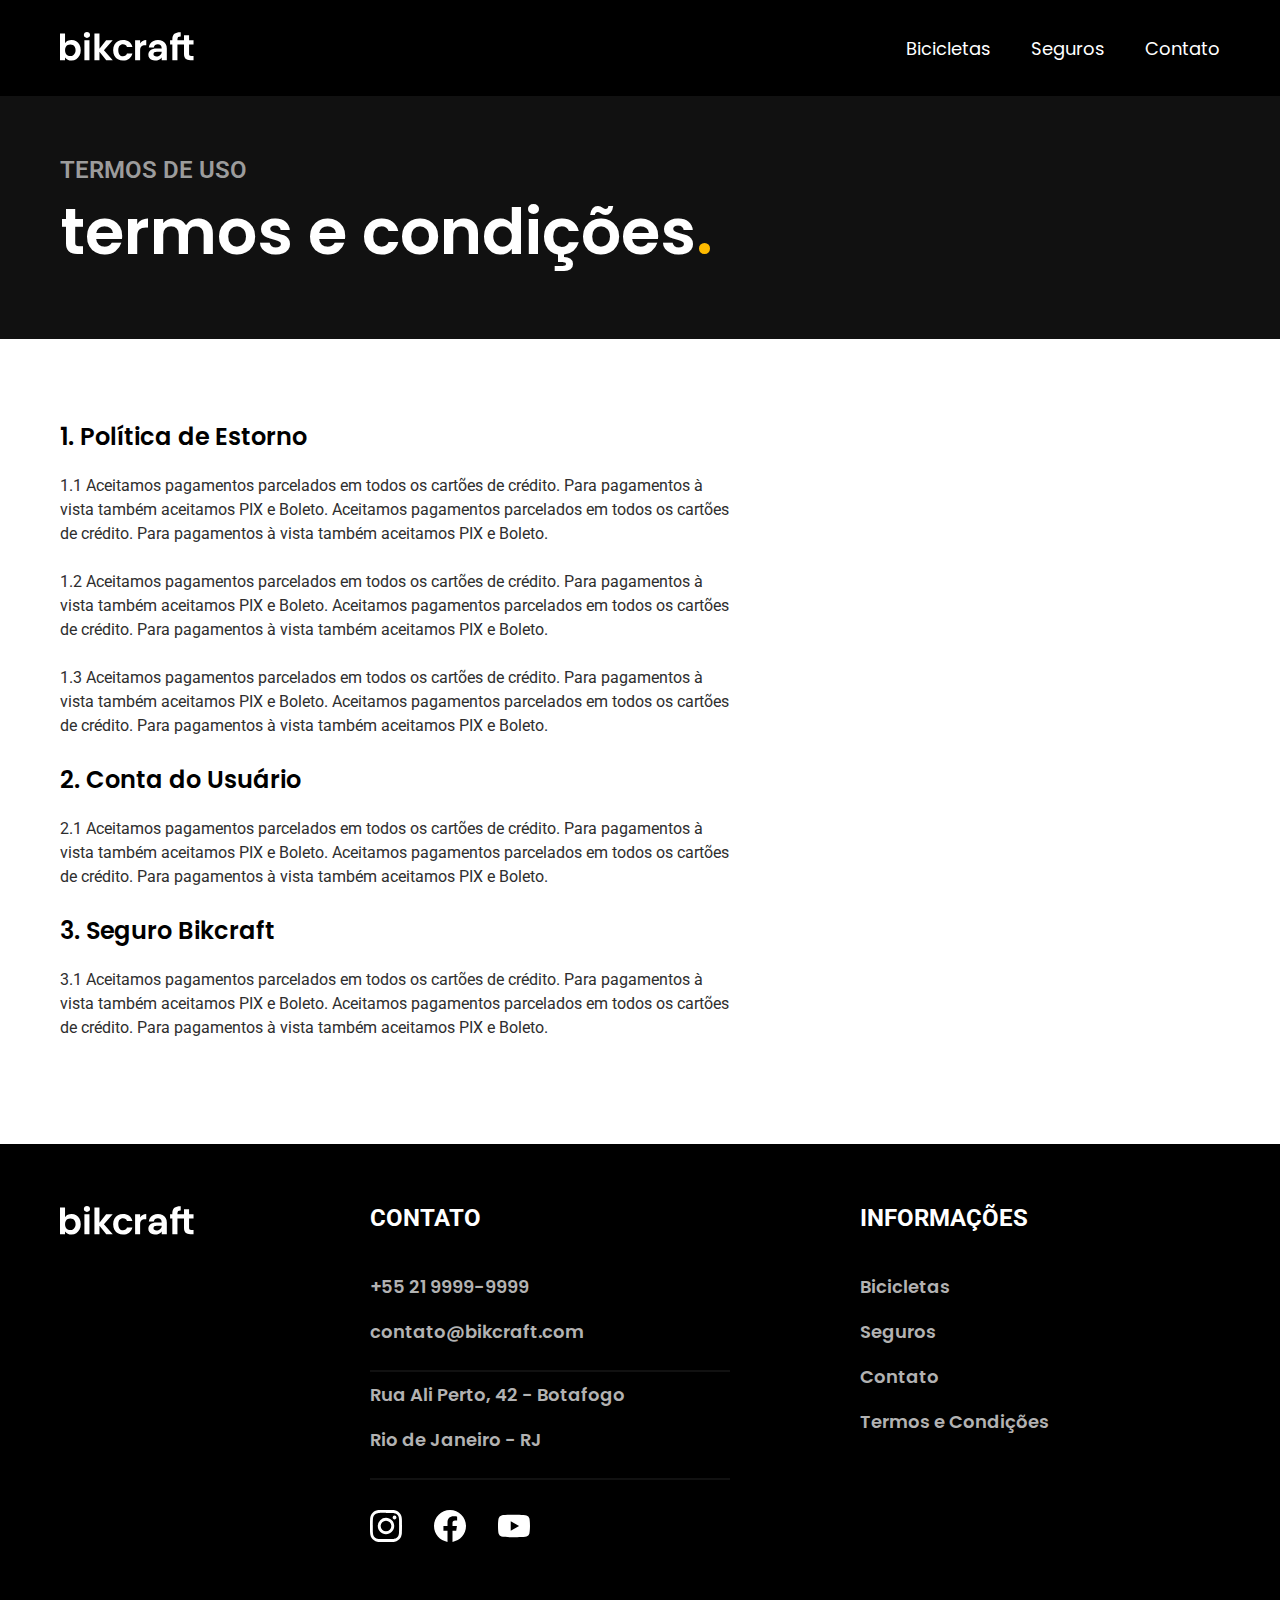
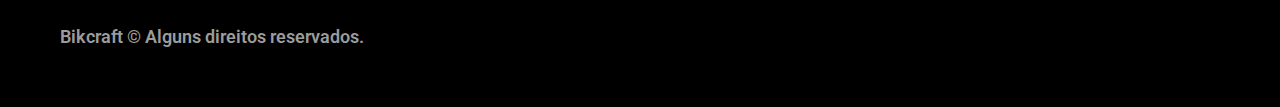
<file: pages/termos.html>
<!DOCTYPE html>
<html lang="en">

<head>
    <meta charset="UTF-8">
    <meta name="viewport" content="width=device-width, initial-scale=1.0">
    <title>Termos e Condições | Bikcraft</title>

    <link rel="shortcut icon" href="../imagens/favicon.svg" type="image/x-icon">

    <link rel="stylesheet" href="../estilos/reset.css">
    <link rel="stylesheet" href="../estilos/termos.css">
    <link rel="stylesheet" href="../estilos/media-queries/query-termos.css">

    <link rel="preconnect" href="https://fonts.googleapis.com">
    <link rel="preconnect" href="https://fonts.gstatic.com" crossorigin>
    <link href="https://fonts.googleapis.com/css2?family=Poppins&display=swap" rel="stylesheet">
    <link rel="preconnect" href="https://fonts.googleapis.com">
    <link rel="preconnect" href="https://fonts.gstatic.com" crossorigin>
    <link href="https://fonts.googleapis.com/css2?family=Roboto&display=swap" rel="stylesheet">
    <link rel="preconnect" href="https://fonts.googleapis.com">
    <link rel="preconnect" href="https://fonts.gstatic.com" crossorigin>
    <link href="https://fonts.googleapis.com/css2?family=Merriweather&display=swap" rel="stylesheet">
</head>

<body>
    <header>
        <div class="header-container">
            <a href="../index.html"><img src="../imagens/bikcraft.svg" alt=""></a>
            <nav class="navigation">
                <ul class="navigation-list active">
                    <li><a href="bicicletas.html">Bicicletas</a></li>
                    <li><a href="seguros.html">Seguros</a></li>
                    <li><a href="contatos.html">Contato</a></li>
                </ul>
            </nav>
        </div>
    </header>
    <main>
        <div class="titulo">
            <div class="titulo-container">
                <p>TERMOS DE USO</p>
                <h1>termos e condições<span class="ponto-span">.</span></h1>
            </div>
        </div>
        <div class="termos">
            <h2>1. Política de Estorno</h2>
            <p>1.1 Aceitamos pagamentos parcelados em todos os cartões de crédito. Para pagamentos à vista também
                aceitamos PIX e Boleto. Aceitamos pagamentos parcelados em todos os cartões de crédito. Para pagamentos
                à vista também aceitamos PIX e Boleto.</p>
            <p>1.2 Aceitamos pagamentos parcelados em todos os cartões de crédito. Para pagamentos à vista também
                aceitamos PIX e Boleto. Aceitamos pagamentos parcelados em todos os cartões de crédito. Para pagamentos
                à vista também aceitamos PIX e Boleto.</p>
            <p>1.3 Aceitamos pagamentos parcelados em todos os cartões de crédito. Para pagamentos à vista também
                aceitamos PIX e Boleto. Aceitamos pagamentos parcelados em todos os cartões de crédito. Para pagamentos
                à vista também aceitamos PIX e Boleto.</p>
            <h2>2. Conta do Usuário</h2>
            <p>2.1 Aceitamos pagamentos parcelados em todos os cartões de crédito. Para pagamentos à vista também
                aceitamos PIX e Boleto. Aceitamos pagamentos parcelados em todos os cartões de crédito. Para pagamentos
                à vista também aceitamos PIX e Boleto.</p>
            <h2>3. Seguro Bikcraft</h2>
            <p>3.1 Aceitamos pagamentos parcelados em todos os cartões de crédito. Para pagamentos à vista também
                aceitamos PIX e Boleto. Aceitamos pagamentos parcelados em todos os cartões de crédito. Para pagamentos
                à vista também aceitamos PIX e Boleto.
            </p>
        </div>
    </main>
    <footer>
        <div class="footer-container">
            <img src="../imagens/bikcraft.svg">
            <div class="footer-contato">
                <h3>CONTATO</h3>
                <ul>
                    <li><a href="#">+55 21 9999-9999</a></li>
                    <li><a href="#">contato@bikcraft.com</a></li>
                    <li>Rua Ali Perto, 42 - Botafogo</li>
                    <li>Rio de Janeiro - RJ</li>
                </ul>
                <div class="footer-redes">
                    <a href="#"><img src="../imagens/redes/instagram.svg" alt=""></a>
                    <a href="#"><img src="../imagens/redes/facebook.svg" alt=""></a>
                    <a href="#"><img src="../imagens/redes/youtube.svg" alt=""></a>
                </div>
            </div>
            <div class="footer-informacoes">
                <h3>INFORMAÇÕES</h3>
                <ul>
                    <li><a href="bicicletas.html">Bicicletas</a></li>
                    <li><a href="seguros.html">Seguros</a></li>
                    <li><a href="contatos.html">Contato</a></li>
                    <li><a href="termos.html">Termos e Condições</a></li>
                </ul>
            </div>
            <p>Bikcraft © Alguns direitos reservados.</p>
        </div>
    </footer>
</body>

</html>
</file>
<file: estilos/contato.css>
:root {
    --font-poppins: 'Poppins', sans-serif;
    --font-roboto: 'Roboto', sans-serif;
    --font-merryweather: font-family: 'Merriweather', serif;

    --cor-0: #ffffff;
    --cor-1: #f7f7f7;
    --cor-2: #ededed;
    --cor-3: #dedede;
    --cor-4: #cccccc;
    --cor-5: #b2b2b2;
    --cor-6: #9c9c9c;
    --cor-7: #717171;
    --cor-8: #595959;
    --cor-9: #404040;
    --cor-10: #2e2e2e;
    --cor-11: #111111;
    --cor-12: #000000;
    --cor-p1: #ffbb00;
    --cor-p2: #e4a30b;
    --cor-p3: #a66f00;
    --cor-p4: #664400;
    --cor-p5: #332200;
}

header {
    background-color: var(--cor-12);
    padding-top: 20px;
    padding-bottom: 20px;
}

.header-container {
    display: flex;
    align-items: center;
    flex-wrap: wrap;
    gap: 20px;
    justify-content: space-between;
    padding: 10px 20px 10px 20px;
    margin: 0 auto 0 auto;
    max-width: 1200px;
}

.navigation-list {
    display: flex;
    gap: 2.5rem;
}

.navigation-list li>a {
    position: relative;
    font-size: 18px;
    font-family: var(--font-poppins);
    color: var(--cor-0);
}

.navigation-list li>a::after {
    content: '';
    position: absolute;
    bottom: -4px;
    left: 0;
    width: 0%;
    height: 2px;
    background-color: var(--cor-0);
    transition: 0.3s ease-in-out;
    -webkit-transition: 0.3s ease-in-out;
    -moz-transition: 0.3s ease-in-out;
    -ms-transition: 0.3s ease-in-out;
    -o-transition: 0.3s ease-in-out;
}

main {
    background-color: #F7F7F7;
}

.titulo {
    padding-top: 60px;
    padding-bottom: 60px;
    background: var(--cor-11);
}

.titulo-container {
    box-sizing: border-box;
    max-width: 1200px;
    padding-left: 20px;
    padding-right: 20px;
    margin-left: auto;
    margin-right: auto;
}

.titulo-container p {
    font-size: 24px;
    font-family: var(--font-roboto);
    font-weight: 600;
    color: var(--cor-6);
}

.titulo-container h1 {
    font-size: 64px;
    font-family: var(--font-poppins);
    font-weight: 600;
    color: var(--cor-0);
}

.ponto-span {
    color: var(--cor-p1);
}

.contato-container {
    display: grid;
    grid-template-columns: 5fr 7fr;
    max-width: 1200px;
    padding-left: 20px;
    padding-right: 20px;
    margin-left: auto;
    margin-right: auto;
    /* background-color: #F7F7F7; */
}

.contato-dados {
    border-radius: 5px 0 0 5px;
    background: var(--cor-12) no-repeat bottom 20px left 20px;
}

.contato-dados,
.contato-formulario {
    padding: 60px;
    box-shadow: 0 1px 2px rgba(0, 0, 0, .1);
}

.contato-dados h2 {
    margin-bottom: 60px;
    color: var(--cor-0);
    font-size: 18px;
    font-family: var(--font-poppins);
}

.contato-endereco {
    margin-bottom: 32px;
    padding-left: 28px;
    background: url('../imagens/icones/local.svg') no-repeat 0 2px;
}

.contato-endereco p,
.contato-meios a {
    margin-bottom: 8px;
    color: var(--cor-4);
    font-size: 16px;
    font-family: var(--font-roboto);
}

.contato-meios a:first-child {
    background: url('../imagens/icones/email.svg') no-repeat 0 2px;
}

.contato-meios a:nth-child(2) {
    margin-bottom: 32px;
}

.contato-meios a:nth-child(3) {
    background: url('../imagens/icones/telefone.svg') no-repeat 0 2px;
    margin-bottom: 60px;
}

.contato-meios a {
    display: block;
    max-width: max-content;
    margin-bottom: 8px;
    padding-left: 28px;
}

.contato-redes {
    display: flex;
    gap: 32px;
    padding-left: 28px;
}

.contato-formulario {
    border-radius: 0 5px 5px 0;
    background: var(--cor-0) no-repeat bottom 20px right 20px;
}

.form {
    display: grid;
    grid-template-columns: 1fr 1fr;
    gap: 20px;
}

.form label {
    display: block;
    font-family: var(--font-poppins);
    font-size: 1rem;
    margin-bottom: 4px;
}

.form input[type=email],
.form input[type=text],
.form textarea {
    font: 400 1rem/1.5 Roboto, sans-serif;
    background: var(--cor-1);
    border: 1px solid var(--cor-2);
    padding: 12px;
    border-radius: 4px;
    width: 100%;
    box-sizing: border-box;
}

.form .col-2 {
    grid-column: span 2;
}

.botao {
    display: inline-block;
    padding: 16px 32px;
    background: linear-gradient(#ffbf00, #f2a50c);
    border-radius: 4px;
    box-shadow: 0 1px 2px rgba(0, 0, 0, .1);
    text-transform: uppercase;
    color: var(--cor-p5);
    font: 600 1.125rem/1.35 Poppins, sans-serif;
    max-width: max-content;
    border: none;
    cursor: pointer;
}

.lojas-container {
    display: grid;
    grid-template-columns: 1fr 1fr;
    gap: 0 40px;
    padding-top: 120px;
    padding-bottom: 120px;
    max-width: 1200px;
    padding-left: 20px;
    padding-right: 20px;
    margin-left: auto;
    margin-right: auto;
}

.lojas-container h2 {
    grid-column: 1/-1;
    margin-bottom: 60px;
    font-size: 64px;
    font-family: var(--font-poppins);
}

.lojas-item {
    border-radius: 4px;
    background: var(--cor-0);
    box-shadow: 0 1px 2px rgba(0, 0, 0, .1);
}

img {
    max-width: 100%;
    height: auto;
    display: block;
}

.lojas-conteudo {
    display: grid;
    grid-template-columns: 1fr 1fr;
    gap: 32px 16px;
    padding: 32px;
}

.lojas-conteudo h3 {
    font-size: 32px;
    font-family: var(--font-poppins);
}

.lojas-dados p,
a {
    font-family: var(--font-roboto);
    font-size: 16px;
    color: var(--cor-8);
}

.lojas-conteudo img {
    width: 20px;
}

.lojas-dados {
    display: grid;
    gap: 8px;
    border-left: 2px solid var(--cor-2);
    padding-left: 12px;
}

.lojas-tempo {
    display: flex;
    align-items: center;
    gap: 8px;
    font-family: var(--font-poppins);
}

.lojas-conteudo h3,
.lojas-tempo {
    grid-column: 1/-1;
}

footer {
    background-color: var(--cor-12);
}

.footer-container {
    box-sizing: border-box;
    max-width: 1200px;
    padding-left: 20px;
    padding-right: 20px;
    margin-left: auto;
    margin-right: auto;
    display: grid;
    grid-template-columns: 3fr 5fr 4fr;
    gap: 40px;
    padding-top: 60px;
    padding-bottom: 60px;
}

.footer-container h3 {
    color: var(--cor-0);
    font-size: 24px;
    font-family: var(--font-roboto);
    margin-bottom: 32px;
}

.footer-container ul li,
.footer-container ul li a {
    color: var(--cor-5);
    font-size: 18px;
    font-family: var(--font-poppins);
    line-height: 2.5;
    font-weight: 600;
}

.footer-container ul li a:hover {
    color: var(--cor-0);
}

.footer-contato li:nth-child(even):after {
    content: "";
    display: block;
    max-width: 360px;
    height: 2px;
    background: var(--cor-11);
    margin-top: 16px;
}

.footer-container p {
    font-size: 18px;
    font-family: var(--font-roboto);
    color: var(--cor-6);
    grid-column: 1/-1;
    margin-top: 40px;
    font-weight: 600;
}

.footer-redes {
    display: flex;
    gap: 2rem;
    margin-top: 30px;
}
</file>
<file: estilos/media-queries/querie-contato.css>
@media (max-width: 600px) {
    .navigation-list {
        gap: 12px;
    }
}


@media (max-width: 800px) {
    .navigation-list {
        gap: 20px;
    }
}

@media (max-width: 600px) {
    .navigation-list li a {
        padding: 8px 12px;
        font-size: 14px;
    }
}

@media (max-width: 800px) {
    .navigation-list a:hover {
        background-color: var(--cor-10);
    }
}

@media (min-width: 800px) {
    .navigation-list li>a:hover::after {
        width: 100%;
    }
}

@media (max-width: 800px) {
    .navigation-list a {
        background: var(--cor-11);
        padding: 12px 16px;
        border-radius: 4px;
    }
}

@media (max-width: 800px) {
    .titulo {
        padding-top: 40px;
        padding-bottom: 40px;
    }
}

@media (max-width: 800px) {
    .titulo-container p {
        font-size: 16px;
    }
}


@media (max-width: 1200px) {
    .titulo-container h1 {
        font-size: 32px;
    }
}

@media (max-width: 800px) {
    .contato-container {
        grid-template-columns: 1fr;
    }
}

@media (max-width: 800px) {
    .contato-dados {
        border-radius: 5px 5px 0 0;
        background: var(--cor-12);
    }
}


@media (max-width: 800px) {

    .contato-dados,
    .contato-formulario {
        padding: 20px;
    }
}

@media (max-width: 800px) {

    .contato-dados h2,
    .contato-meios a:nth-child(3) {
        margin-bottom: 32px;
    }
}

@media (max-width: 800px) {
    .contato-redes {
        margin-bottom: 12px;
    }
}

@media (max-width: 800px) {
    .contato-formulario {
        border-radius: 0 0 5px 5px;
    }
}

@media (max-width: 600px) {
    .form {
        grid-template-columns: 1fr;
    }
}

@media (max-width: 600px) {
    .form .col-2 {
        grid-column: 1;
    }
}

@media (max-width: 600px) {
    .botao {
        padding: 12px 16px;
        font-size: 1rem;
    }
}

@media (max-width: 600px) {
    .lojas-container {
        grid-template-columns: 1fr;
    }
}


@media (max-width: 800px) {
    .lojas-container {
        gap: 20px;
        padding-top: 60px;
        padding-bottom: 60px;
    }
}

@media (max-width: 800px) {
    .lojas-container h2 {
        font-size: 2rem;
    }
}


@media (max-width: 1200px) {
    .lojas-container h2 {
        font-size: 3rem;
    }
}

@media (max-width: 800px) {
    .lojas-conteudo {
        grid-template-columns: 1fr;
    }
}

@media (max-width: 800px) {

    .lojas-conteudo h3,
    .lojas-conteudo h3 {
        font-size: 1.5rem;
    }
}









@media (max-width: 600px) {
    .footer-container {
        grid-template-columns: 1fr;
        gap: 60px;
    }
}

@media (max-width: 1200px) {
    .footer-container h3 {
        font-size: 1.125rem;
    }
}


@media (max-width: 800px) {
    .logo {
        display: none;
    }
}
</file>
<file: estilos/magic.css>
:root {
    --font-poppins: 'Poppins', sans-serif;
    --font-roboto: 'Roboto', sans-serif;
    --font-merryweather: font-family: 'Merriweather', serif;

    --cor-0: #ffffff;
    --cor-1: #f7f7f7;
    --cor-2: #ededed;
    --cor-3: #dedede;
    --cor-4: #cccccc;
    --cor-5: #b2b2b2;
    --cor-6: #9c9c9c;
    --cor-7: #717171;
    --cor-8: #595959;
    --cor-9: #404040;
    --cor-10: #2e2e2e;
    --cor-11: #111111;
    --cor-12: #000000;
    --cor-p1: #ffbb00;
    --cor-p2: #e4a30b;
    --cor-p3: #a66f00;
    --cor-p4: #664400;
    --cor-p5: #332200;
}

header {
    background-color: var(--cor-12);
    padding-top: 20px;
    padding-bottom: 20px;
}

main {
    background-color: var(--cor-11);
}

.header-container {
    display: flex;
    align-items: center;
    flex-wrap: wrap;
    gap: 20px;
    justify-content: space-between;
    padding: 10px 20px 10px 20px;
    margin: 0 auto 0 auto;
    max-width: 1200px;
}

.navigation-list {
    display: flex;
    gap: 2.5rem;
}

.navigation-list li>a {
    position: relative;
    font-size: 18px;
    font-family: var(--font-poppins);
    color: var(--cor-0);
}

.navigation-list li>a::after {
    content: '';
    position: absolute;
    bottom: -4px;
    left: 0;
    width: 0%;
    height: 2px;
    background-color: var(--cor-0);
    transition: 0.3s ease-in-out;
    -webkit-transition: 0.3s ease-in-out;
    -moz-transition: 0.3s ease-in-out;
    -ms-transition: 0.3s ease-in-out;
    -o-transition: 0.3s ease-in-out;
}

.navigation-list li>a:hover::after {
    width: 100%;
}

.titulo {
    padding-top: 60px;
    padding-bottom: 45px;
    background-color: var(--cor-11);
}

.titulo-container {
    box-sizing: border-box;
    max-width: 1200px;
    padding-left: 20px;
    padding-right: 20px;
    margin-left: auto;
    margin-right: auto;
}

.titulo-container p {
    font-size: 32px;
    font-family: var(--font-roboto);
    font-weight: 600;
    color: var(--cor-6);
}

.titulo-container h1 {
    font-size: 64px;
    font-family: var(--font-poppins);
    font-weight: 600;
    color: var(--cor-0);
}

.ponto-span {
    color: var(--cor-p1);
}

.bicicleta-container {
    display: grid;
    grid-template-columns: 1fr 1fr;
    align-items: start;
    gap: 40px;
    padding-top: 60px;
    padding-bottom: 60px;
    box-sizing: border-box;
    max-width: 1200px;
    padding-left: 20px;
    padding-right: 20px;
    margin-left: auto;
    margin-right: auto;
}

.bicicleta-imagens {
    display: flex;
    flex-wrap: wrap;
    gap: 20px;
}

.bicicleta-imagens img:first-child {
    min-width: 100%;
}

.bicicleta-imagens img {
    flex: 1;
    min-width: 200px;
    width: 560px;
    border-radius: 4px;
    -webkit-border-radius: 4px;
    -moz-border-radius: 4px;
    -ms-border-radius: 4px;
    -o-border-radius: 4px;
}

.bicicleta-conteudo>p {
    margin-bottom: 38px;
    font-size: 24px;
    font-family: var(--font-roboto);
    color: var(--cor-5);
}

.bicicleta-comprar {
    display: grid;
    grid-template-columns: max-content auto;
    align-items: center;
    justify-items: start;
    gap: 8px 12px;
    margin-bottom: 40px;
}

.bicicleta-comprar a {
    grid-row: span 2;
}

.botao {
    display: inline-block;
    padding: 16px 32px;
    background: linear-gradient(#ffbf00, #f2a50c);
    border-radius: 4px;
    box-shadow: 0 1px 2px rgba(0, 0, 0, .1);
    text-transform: uppercase;
    color: var(--cor-p5);
    font: 600 1.125rem/1.35 Poppins, sans-serif;
    max-width: max-content;
    border: none;
    cursor: pointer;
}

.bicicleta-comprar span {
    display: flex;
    align-items: center;
    background-color: var(--cor-12);
    gap: 8px;
    padding: 4px 8px;
    border-radius: 4px;
    color: var(--cor-6);
}

.bicicleta-conteudo h2 {
    text-transform: uppercase;
    letter-spacing: .015em;
    margin-bottom: 12px;
    font-size: 12px;
    font-family: var(--font-poppins);
    color: var(--cor-0);
    font-weight: normal;
}

.bicicleta-informacoes {
    margin-bottom: 40px;
    display: grid;
    grid-template-columns: 1fr 1fr;
    gap: 32px;
}

.bicicleta-ficha,
.bicicleta-informacoes {
    padding: 32px;
    background-color: var(--cor-12);
    border-radius: 4px;
}

.bicicleta-informacoes img {
    width: 24px;
    margin-bottom: 8px;
}

img {
    max-width: 100%;
    height: auto;
    display: block;
}

.bicicleta-informacoes h3 {
    margin-bottom: 8px;
    font-size: 18px;
    font-family: var(--font-poppins);
    color: var(--cor-0);
    font-weight: normal;
}

.bicicleta-informacoes p {
    font-size: 14px;
    font-family: var(--font-roboto);
    color: var(--cor-5);
}

.bicicleta-ficha li {
    padding: 4px 0;
    display: flex;
    justify-content: space-between;
    border-bottom: 1px solid var(--cor-11);
    font-family: var(--font-roboto);
    font-size: 16px;
    color: var(--cor-2);
}

.bicicleta-ficha span {
    color: var(--cor-6);
}

.bicicleta-ficha li:last-child {
    border-bottom: none;
}

.bicicletas-lista-container {
    padding-top: 60px;
    padding-bottom: 120px;
    max-width: 1200px;
    padding-left: 20px;
    padding-right: 20px;
    margin-left: auto;
    margin-right: auto;
}

.bicicletas-lista-container h2 {
    margin-bottom: 40px;
    font-size: 64px;
    font-family: var(--font-poppins);
    padding-left: 15px;
}

.bicicletas-lista-container ul {
    padding: 0 0 20px 0;
}

.bicicletas-lista-container ul {
    display: flex;
    gap: 40px;
    padding: 0 20px 20px 20px;
    max-width: 1400px;
    margin-left: auto;
    margin-right: auto;
    overflow-x: auto;
}

.bicicletas-lista-container li {
    flex: 1;
    min-width: 280px;
}

.bicicletas-lista-container a:hover h3::before {
    width: 24px;
    transition: all .2s ease-in-out;
    -webkit-transition: all .2s ease-in-out;
    -moz-transition: all .2s ease-in-out;
    -ms-transition: all .2s ease-in-out;
    -o-transition: all .2s ease-in-out;
}

.bicicletas-lista-container img {
    margin-bottom: 16px;
    width: 560px;
    border-radius: 4px;
    -webkit-border-radius: 4px;
    -moz-border-radius: 4px;
    -ms-border-radius: 4px;
    -o-border-radius: 4px;
}

.bicicletas-lista-container h3 {
    margin-bottom: 8px;
    display: flex;
    align-items: center;
    font-size: 32px;
    font-family: var(--font-poppins);
    color: var(--cor-12);
}

.bicicletas-lista-container h3::before {
    content: '';
    width: 13px;
    height: 8px;
    background-color: var(--cor-p1);
    margin-right: 7px;
}

.bicicletas-lista-container li span {
    padding-left: 20px;
    font-size: 18px;
    font-family: var(--font-roboto);
    color: var(--cor-7);
}

.seguro {
    background-color: var(--cor-11);
    box-shadow: inset 0 120px var(--cor-0), inset 0 -120px var(--cor-12);
}

.seguro-container {
    display: grid;
    grid-template-columns: 1fr 1fr;
    gap: 40px;
    max-width: 1200px;
    padding-left: 20px;
    padding-right: 20px;
    margin-left: auto;
    margin-right: auto;
}

.seguro-imagem img {
    width: 100%;
    height: 100%;
    border-radius: 4px;
    object-fit: cover;
    -webkit-border-radius: 4px;
    -moz-border-radius: 4px;
    -ms-border-radius: 4px;
    -o-border-radius: 4px;
}

.seguro-conteudo {
    padding-top: 180px;
    padding-bottom: 180px;
}

.seguro h2 {
    margin-bottom: 32px;
    font-size: 64px;
    font-family: var(--font-poppins);
    color: var(--cor-0);
}

.seguro p {
    margin-bottom: 20px;
    font-family: var(--font-roboto);
    font-size: 24px;
    color: var(--cor-5);
}

.botao {
    display: inline-block;
    padding: 16px 32px;
    background: linear-gradient(#ffbf00,#f2a50c);
    border-radius: 4px;
    box-shadow: 0 1px 2px rgba(0,0,0,.1);
    text-transform: uppercase;
    color: var(--cor-p5);
    font: 600 1.125rem/1.35 Poppins,sans-serif;
    max-width: max-content;
    border: none;
    cursor: pointer;
}

footer {
    background-color: var(--cor-12);
}

.footer-container {
    box-sizing: border-box;
    max-width: 1200px;
    padding-left: 20px;
    padding-right: 20px;
    margin-left: auto;
    margin-right: auto;
    display: grid;
    grid-template-columns: 3fr 5fr 4fr;
    gap: 40px;
    padding-top: 60px;
    padding-bottom: 60px;
}

.footer-container h3 {
    color: var(--cor-0);
    font-size: 24px;
    font-family: var(--font-roboto);
    margin-bottom: 32px;
}

.footer-container ul li, .footer-container ul li a  {
    color: var(--cor-5);
    font-size: 18px;
    font-family: var(--font-poppins);
    line-height: 2.5;
    font-weight: 600;
}

.footer-container ul li a:hover {
    color: var(--cor-0);
}

.footer-contato li:nth-child(even):after {
    content: "";
    display: block;
    max-width: 360px;
    height: 2px;
    background: var(--cor-11);
    margin-top: 16px;
}

.footer-container p {
    font-size: 18px;
    font-family: var(--font-roboto);
    color: var(--cor-6);
    grid-column: 1/-1;
    margin-top: 40px;
    font-weight: 600;
}

.footer-redes {
    display: flex;
    gap: 2rem;
    margin-top: 30px;
}
</file>
<file: estilos/media-queries/query-bike.css>
@media (max-width: 600px) {
    .navigation-list {
        gap: 12px;
    }
}


@media (max-width: 800px) {
    .navigation-list {
        gap: 20px;
    }
}

@media (max-width: 600px) {
    .navigation-list li a {
        padding: 8px 12px;
        font-size: 14px;
    }
}

@media (max-width: 800px) {
    .navigation-list a:hover {
        background-color: var(--cor-10);
    }
}

@media (max-width: 800px) {
    .navigation-list a {
        background: var(--cor-11);
        padding: 12px 16px;
        border-radius: 4px;
    }
}

@media (min-width: 800px) {
    .navigation-list li>a:hover::after {
        width: 100%;
    }
}

@media (max-width: 800px) {
    .titulo {
        padding-top: 40px;
        padding-bottom: 40px;
    }
}

@media (max-width: 800px) {
    .titulo-container p {
        font-size: 16px;
    }
}


@media (max-width: 1200px) {
    .titulo-container h1 {
        font-size: 32px;
    }
}


@media (max-width: 800px) {
    .bicicleta-container {
        grid-template-columns: 1fr;
        padding-top: 40px;
        padding-bottom: 40px;
    }
}

@media (max-width: 800px) {
    .bicicleta-imagens {
        grid-row: 2;
    }
}

@media (max-width: 1200px) {
    .bicicleta-conteudo p {
        font-size: 1.125rem;
    }
}

@media (max-width: 600px) {
    .botao {
        padding: 12px 16px;
        font-size: 1rem;
    }
}

@media (max-width: 800px) {
    .bicicletas-lista-container {
        padding-bottom: 60px;
    }
}

@media (max-width: 800px) {
    .bicicletas-lista-container {
        font-size: 2rem;
    }
}

@media (max-width: 1200px) {
    .bicicletas-lista-container {
        font-size: 3rem;
    }
}

@media (max-width: 800px) {
    .bicicletas-lista-container ul {
        gap: 20px;
    }
}

@media (max-width: 800px) {
    .bicicletas-lista-container h2 {
        font-size: 2rem;
    }
}

@media (max-width: 400px) {
    .bicicleta-comprar {
        grid-template-columns: 1fr;
    }
}

@media (max-width: 400px) {
    .bicicleta-informacoes {
        grid-template-columns: 1fr;
    }
}


@media (max-width: 800px) {
    .seguro {
        box-shadow: inset 0 -60px var(--cor-12);
    }
}

@media (max-width: 800px) {
    .seguro-container {
        grid-template-columns: 1fr;
    }
}

@media (max-width: 800px) {
    .seguro-conteudo {
        grid-row: 1;
        padding-top: 40px;
        padding-bottom: 0;
    }
}


@media (max-width: 800px) {
    .seguro-conteudo h2 {
        font-size: 32px;
    }
}


@media (max-width: 1200px) {
    .seguro-conteudo h2 {
        font-size: 3rem;
    }
}

@media (max-width: 1200px) {
    .seguro-conteudo p {
        font-size: 1.125rem;
    }
}




@media (max-width: 600px) {
    .footer-container {
        grid-template-columns: 1fr;
        gap: 60px;
    }
}

@media (max-width: 1200px) {
    .footer-container h3 {
        font-size: 1.125rem;
    }
}

@media (max-width: 800px) {
    .logo {
        display: none;
    }
}
</file>
<file: estilos/nebula.css>
:root {
    --font-poppins: 'Poppins', sans-serif;
    --font-roboto: 'Roboto', sans-serif;
    --font-merryweather: font-family: 'Merriweather', serif;

    --cor-0: #ffffff;
    --cor-1: #f7f7f7;
    --cor-2: #ededed;
    --cor-3: #dedede;
    --cor-4: #cccccc;
    --cor-5: #b2b2b2;
    --cor-6: #9c9c9c;
    --cor-7: #717171;
    --cor-8: #595959;
    --cor-9: #404040;
    --cor-10: #2e2e2e;
    --cor-11: #111111;
    --cor-12: #000000;
    --cor-p1: #ffbb00;
    --cor-p2: #e4a30b;
    --cor-p3: #a66f00;
    --cor-p4: #664400;
    --cor-p5: #332200;
}

header {
    background-color: var(--cor-12);
    padding-top: 20px;
    padding-bottom: 20px;
}

main {
    background-color: var(--cor-11);
}

.header-container {
    display: flex;
    align-items: center;
    flex-wrap: wrap;
    gap: 20px;
    justify-content: space-between;
    padding: 10px 20px 10px 20px;
    margin: 0 auto 0 auto;
    max-width: 1200px;
}

.navigation-list {
    display: flex;
    gap: 2.5rem;
}

.navigation-list li>a {
    position: relative;
    font-size: 18px;
    font-family: var(--font-poppins);
    color: var(--cor-0);
}

.navigation-list li>a::after {
    content: '';
    position: absolute;
    bottom: -4px;
    left: 0;
    width: 0%;
    height: 2px;
    background-color: var(--cor-0);
    transition: 0.3s ease-in-out;
    -webkit-transition: 0.3s ease-in-out;
    -moz-transition: 0.3s ease-in-out;
    -ms-transition: 0.3s ease-in-out;
    -o-transition: 0.3s ease-in-out;
}

.titulo {
    padding-top: 60px;
    padding-bottom: 45px;
    background-color: var(--cor-11);
}

.titulo-container {
    box-sizing: border-box;
    max-width: 1200px;
    padding-left: 20px;
    padding-right: 20px;
    margin-left: auto;
    margin-right: auto;
}

.titulo-container p {
    font-size: 32px;
    font-family: var(--font-roboto);
    font-weight: 600;
    color: var(--cor-6);
}

.titulo-container h1 {
    font-size: 64px;
    font-family: var(--font-poppins);
    font-weight: 600;
    color: var(--cor-0);
}

.ponto-span {
    color: var(--cor-p1);
}

.bicicleta-container {
    display: grid;
    grid-template-columns: 1fr 1fr;
    align-items: start;
    gap: 40px;
    padding-top: 60px;
    padding-bottom: 60px;
    box-sizing: border-box;
    max-width: 1200px;
    padding-left: 20px;
    padding-right: 20px;
    margin-left: auto;
    margin-right: auto;
}

.bicicleta-imagens {
    display: flex;
    flex-wrap: wrap;
    gap: 20px;
}

.bicicleta-imagens img:first-child {
    min-width: 100%;
}

img {
    max-width: 100%;
    height: auto;
    display: block;
}

.bicicleta-imagens img {
    flex: 1;
    min-width: 200px;
    width: 560px;
    border-radius: 4px;
    -webkit-border-radius: 4px;
    -moz-border-radius: 4px;
    -ms-border-radius: 4px;
    -o-border-radius: 4px;
}

.bicicleta-conteudo>p {
    margin-bottom: 38px;
    font-size: 24px;
    font-family: var(--font-roboto);
    color: var(--cor-5);
}

.bicicleta-comprar {
    display: grid;
    grid-template-columns: max-content auto;
    align-items: center;
    justify-items: start;
    gap: 8px 12px;
    margin-bottom: 40px;
}

.bicicleta-comprar a {
    grid-row: span 2;
}

.botao {
    display: inline-block;
    padding: 16px 32px;
    background: linear-gradient(#ffbf00, #f2a50c);
    border-radius: 4px;
    box-shadow: 0 1px 2px rgba(0, 0, 0, .1);
    text-transform: uppercase;
    color: var(--cor-p5);
    font: 600 1.125rem/1.35 Poppins, sans-serif;
    max-width: max-content;
    border: none;
    cursor: pointer;
}

.bicicleta-comprar span {
    display: flex;
    align-items: center;
    background-color: var(--cor-12);
    gap: 8px;
    padding: 4px 8px;
    border-radius: 4px;
    color: var(--cor-6);
}

.bicicleta-conteudo h2 {
    text-transform: uppercase;
    letter-spacing: .015em;
    margin-bottom: 12px;
    font-size: 12px;
    font-family: var(--font-poppins);
    color: var(--cor-0);
    font-weight: normal;
}

.bicicleta-informacoes {
    margin-bottom: 40px;
    display: grid;
    grid-template-columns: 1fr 1fr;
    gap: 32px;
}

.bicicleta-ficha,
.bicicleta-informacoes {
    padding: 32px;
    background-color: var(--cor-12);
    border-radius: 4px;
}

.bicicleta-informacoes img {
    width: 24px;
    margin-bottom: 8px;
}

.bicicleta-informacoes h3 {
    margin-bottom: 8px;
    font-size: 18px;
    font-family: var(--font-poppins);
    color: var(--cor-0);
    font-weight: normal;
}

.bicicleta-informacoes p {
    font-size: 14px;
    font-family: var(--font-roboto);
    color: var(--cor-5);
}

.bicicleta-ficha li {
    padding: 4px 0;
    display: flex;
    justify-content: space-between;
    border-bottom: 1px solid var(--cor-11);
    font-family: var(--font-roboto);
    font-size: 16px;
    color: var(--cor-2);
}

.bicicleta-ficha span {
    color: var(--cor-6);
}

.bicicleta-ficha li:last-child {
    border-bottom: none;
}

.bicicletas-lista-container {
    padding-top: 60px;
    padding-bottom: 120px;
    max-width: 1200px;
    padding-left: 20px;
    padding-right: 20px;
    margin-left: auto;
    margin-right: auto;
}

.bicicletas-lista-container h2 {
    margin-bottom: 40px;
    font-size: 64px;
    font-family: var(--font-poppins);
    padding-left: 15px;
}

.bicicletas-lista-container ul {
    padding: 0 0 20px 0;
}

.bicicletas-lista-container ul {
    display: flex;
    gap: 40px;
    padding: 0 20px 20px 20px;
    max-width: 1400px;
    margin-left: auto;
    margin-right: auto;
    overflow-x: auto;
}

.bicicletas-lista-container li {
    flex: 1;
    min-width: 280px;
}

.bicicletas-lista-container a:hover h3::before {
    width: 24px;
    transition: all .2s ease-in-out;
    -webkit-transition: all .2s ease-in-out;
    -moz-transition: all .2s ease-in-out;
    -ms-transition: all .2s ease-in-out;
    -o-transition: all .2s ease-in-out;
}

.bicicletas-lista-container img {
    margin-bottom: 16px;
    width: 560px;
    border-radius: 4px;
    -webkit-border-radius: 4px;
    -moz-border-radius: 4px;
    -ms-border-radius: 4px;
    -o-border-radius: 4px;
}

.bicicletas-lista-container h3 {
    margin-bottom: 8px;
    display: flex;
    align-items: center;
    font-size: 32px;
    font-family: var(--font-poppins);
    color: var(--cor-12);
}

.bicicletas-lista-container h3::before {
    content: '';
    width: 13px;
    height: 8px;
    background-color: var(--cor-p1);
    margin-right: 7px;
}

.bicicletas-lista-container li span {
    padding-left: 20px;
    font-size: 18px;
    font-family: var(--font-roboto);
    color: var(--cor-7);
}

.seguro {
    background-color: var(--cor-11);
    box-shadow: inset 0 120px var(--cor-0), inset 0 -120px var(--cor-12);
}

.seguro-container {
    display: grid;
    grid-template-columns: 1fr 1fr;
    gap: 40px;
    max-width: 1200px;
    padding-left: 20px;
    padding-right: 20px;
    margin-left: auto;
    margin-right: auto;
}

.seguro-imagem img {
    width: 100%;
    height: 100%;
    border-radius: 4px;
    object-fit: cover;
    -webkit-border-radius: 4px;
    -moz-border-radius: 4px;
    -ms-border-radius: 4px;
    -o-border-radius: 4px;
}

.seguro-conteudo {
    padding-top: 180px;
    padding-bottom: 180px;
}

.seguro h2 {
    margin-bottom: 32px;
    font-size: 64px;
    font-family: var(--font-poppins);
    color: var(--cor-0);
}

.seguro p {
    margin-bottom: 20px;
    font-family: var(--font-roboto);
    font-size: 24px;
    color: var(--cor-5);
}

.botao {
    display: inline-block;
    padding: 16px 32px;
    background: linear-gradient(#ffbf00,#f2a50c);
    border-radius: 4px;
    box-shadow: 0 1px 2px rgba(0,0,0,.1);
    text-transform: uppercase;
    color: var(--cor-p5);
    font: 600 1.125rem/1.35 Poppins,sans-serif;
    max-width: max-content;
    border: none;
    cursor: pointer;
}

footer {
    background-color: var(--cor-12);
}

.footer-container {
    box-sizing: border-box;
    max-width: 1200px;
    padding-left: 20px;
    padding-right: 20px;
    margin-left: auto;
    margin-right: auto;
    display: grid;
    grid-template-columns: 3fr 5fr 4fr;
    gap: 40px;
    padding-top: 60px;
    padding-bottom: 60px;
}

.footer-container h3 {
    color: var(--cor-0);
    font-size: 24px;
    font-family: var(--font-roboto);
    margin-bottom: 32px;
}

.footer-container ul li, .footer-container ul li a  {
    color: var(--cor-5);
    font-size: 18px;
    font-family: var(--font-poppins);
    line-height: 2.5;
    font-weight: 600;
}

.footer-container ul li a:hover {
    color: var(--cor-0);
}

.footer-contato li:nth-child(even):after {
    content: "";
    display: block;
    max-width: 360px;
    height: 2px;
    background: var(--cor-11);
    margin-top: 16px;
}

.footer-container p {
    font-size: 18px;
    font-family: var(--font-roboto);
    color: var(--cor-6);
    grid-column: 1/-1;
    margin-top: 40px;
    font-weight: 600;
}

.footer-redes {
    display: flex;
    gap: 2rem;
    margin-top: 30px;
}
</file>
<file: estilos/nimbus.css>
:root {
    --font-poppins: 'Poppins', sans-serif;
    --font-roboto: 'Roboto', sans-serif;
    --font-merryweather: font-family: 'Merriweather', serif;

    --cor-0: #ffffff;
    --cor-1: #f7f7f7;
    --cor-2: #ededed;
    --cor-3: #dedede;
    --cor-4: #cccccc;
    --cor-5: #b2b2b2;
    --cor-6: #9c9c9c;
    --cor-7: #717171;
    --cor-8: #595959;
    --cor-9: #404040;
    --cor-10: #2e2e2e;
    --cor-11: #111111;
    --cor-12: #000000;
    --cor-p1: #ffbb00;
    --cor-p2: #e4a30b;
    --cor-p3: #a66f00;
    --cor-p4: #664400;
    --cor-p5: #332200;
}

header {
    background-color: var(--cor-12);
    padding-top: 20px;
    padding-bottom: 20px;
}

main {
    background-color: var(--cor-11);
}

.header-container {
    display: flex;
    align-items: center;
    flex-wrap: wrap;
    gap: 20px;
    justify-content: space-between;
    padding: 10px 20px 10px 20px;
    margin: 0 auto 0 auto;
    max-width: 1200px;
}

.navigation-list {
    display: flex;
    gap: 2.5rem;
}

.navigation-list li>a {
    position: relative;
    font-size: 18px;
    font-family: var(--font-poppins);
    color: var(--cor-0);
}

.navigation-list li>a::after {
    content: '';
    position: absolute;
    bottom: -4px;
    left: 0;
    width: 0%;
    height: 2px;
    background-color: var(--cor-0);
    transition: 0.3s ease-in-out;
    -webkit-transition: 0.3s ease-in-out;
    -moz-transition: 0.3s ease-in-out;
    -ms-transition: 0.3s ease-in-out;
    -o-transition: 0.3s ease-in-out;
}

.navigation-list li>a:hover::after {
    width: 100%;
}

.titulo {
    padding-top: 60px;
    padding-bottom: 45px;
    background-color: var(--cor-11);
}

.titulo-container {
    box-sizing: border-box;
    max-width: 1200px;
    padding-left: 20px;
    padding-right: 20px;
    margin-left: auto;
    margin-right: auto;
}

.titulo-container p {
    font-size: 32px;
    font-family: var(--font-roboto);
    font-weight: 600;
    color: var(--cor-6);
}

.titulo-container h1 {
    font-size: 64px;
    font-family: var(--font-poppins);
    font-weight: 600;
    color: var(--cor-0);
}

.ponto-span {
    color: var(--cor-p1);
}

.bicicleta-container {
    display: grid;
    grid-template-columns: 1fr 1fr;
    align-items: start;
    gap: 40px;
    padding-top: 60px;
    padding-bottom: 60px;
    box-sizing: border-box;
    max-width: 1200px;
    padding-left: 20px;
    padding-right: 20px;
    margin-left: auto;
    margin-right: auto;
}

.bicicleta-imagens {
    display: flex;
    flex-wrap: wrap;
    gap: 20px;
}

img {
    max-width: 100%;
    height: auto;
    display: block;
}

.bicicleta-imagens img:first-child {
    min-width: 100%;
}

.bicicleta-imagens img {
    flex: 1;
    min-width: 200px;
    width: 560px;
    border-radius: 4px;
    -webkit-border-radius: 4px;
    -moz-border-radius: 4px;
    -ms-border-radius: 4px;
    -o-border-radius: 4px;
}

.bicicleta-conteudo>p {
    margin-bottom: 38px;
    font-size: 24px;
    font-family: var(--font-roboto);
    color: var(--cor-5);
}

.bicicleta-comprar {
    display: grid;
    grid-template-columns: max-content auto;
    align-items: center;
    justify-items: start;
    gap: 8px 12px;
    margin-bottom: 40px;
}

.bicicleta-comprar a {
    grid-row: span 2;
}

.botao {
    display: inline-block;
    padding: 16px 32px;
    background: linear-gradient(#ffbf00, #f2a50c);
    border-radius: 4px;
    box-shadow: 0 1px 2px rgba(0, 0, 0, .1);
    text-transform: uppercase;
    color: var(--cor-p5);
    font: 600 1.125rem/1.35 Poppins, sans-serif;
    max-width: max-content;
    border: none;
    cursor: pointer;
}

.bicicleta-comprar span {
    display: flex;
    align-items: center;
    background-color: var(--cor-12);
    gap: 8px;
    padding: 4px 8px;
    border-radius: 4px;
    color: var(--cor-6);
}

.bicicleta-conteudo h2 {
    text-transform: uppercase;
    letter-spacing: .015em;
    margin-bottom: 12px;
    font-size: 12px;
    font-family: var(--font-poppins);
    color: var(--cor-0);
    font-weight: normal;
}

.bicicleta-informacoes {
    margin-bottom: 40px;
    display: grid;
    grid-template-columns: 1fr 1fr;
    gap: 32px;
}

.bicicleta-ficha,
.bicicleta-informacoes {
    padding: 32px;
    background-color: var(--cor-12);
    border-radius: 4px;
}

.bicicleta-informacoes img {
    width: 24px;
    margin-bottom: 8px;
}

.bicicleta-informacoes h3 {
    margin-bottom: 8px;
    font-size: 18px;
    font-family: var(--font-poppins);
    color: var(--cor-0);
    font-weight: normal;
}

.bicicleta-informacoes p {
    font-size: 14px;
    font-family: var(--font-roboto);
    color: var(--cor-5);
}

.bicicleta-ficha li {
    padding: 4px 0;
    display: flex;
    justify-content: space-between;
    border-bottom: 1px solid var(--cor-11);
    font-family: var(--font-roboto);
    font-size: 16px;
    color: var(--cor-2);
}

.bicicleta-ficha span {
    color: var(--cor-6);
}

.bicicleta-ficha li:last-child {
    border-bottom: none;
}

.bicicletas-lista-container {
    padding-top: 60px;
    padding-bottom: 120px;
    max-width: 1200px;
    padding-left: 20px;
    padding-right: 20px;
    margin-left: auto;
    margin-right: auto;
}

.bicicletas-lista-container h2 {
    margin-bottom: 40px;
    font-size: 64px;
    font-family: var(--font-poppins);
    padding-left: 15px;
}

.bicicletas-lista-container ul {
    padding: 0 0 20px 0;
}

.bicicletas-lista-container ul {
    display: flex;
    gap: 40px;
    padding: 0 20px 20px 20px;
    max-width: 1400px;
    margin-left: auto;
    margin-right: auto;
    overflow-x: auto;
}

.bicicletas-lista-container li {
    flex: 1;
    min-width: 280px;
}

.bicicletas-lista-container a:hover h3::before {
    width: 24px;
    transition: all .2s ease-in-out;
    -webkit-transition: all .2s ease-in-out;
    -moz-transition: all .2s ease-in-out;
    -ms-transition: all .2s ease-in-out;
    -o-transition: all .2s ease-in-out;
}

.bicicletas-lista-container img {
    margin-bottom: 16px;
    width: 560px;
    border-radius: 4px;
    -webkit-border-radius: 4px;
    -moz-border-radius: 4px;
    -ms-border-radius: 4px;
    -o-border-radius: 4px;
}

.bicicletas-lista-container h3 {
    margin-bottom: 8px;
    display: flex;
    align-items: center;
    font-size: 32px;
    font-family: var(--font-poppins);
    color: var(--cor-12);
}

.bicicletas-lista-container h3::before {
    content: '';
    width: 13px;
    height: 8px;
    background-color: var(--cor-p1);
    margin-right: 7px;
}

.bicicletas-lista-container li span {
    padding-left: 20px;
    font-size: 18px;
    font-family: var(--font-roboto);
    color: var(--cor-7);
}

.seguro {
    background-color: var(--cor-11);
    box-shadow: inset 0 120px var(--cor-0), inset 0 -120px var(--cor-12);
}

.seguro-container {
    display: grid;
    grid-template-columns: 1fr 1fr;
    gap: 40px;
    max-width: 1200px;
    padding-left: 20px;
    padding-right: 20px;
    margin-left: auto;
    margin-right: auto;
}

.seguro-imagem img {
    width: 100%;
    height: 100%;
    border-radius: 4px;
    object-fit: cover;
    -webkit-border-radius: 4px;
    -moz-border-radius: 4px;
    -ms-border-radius: 4px;
    -o-border-radius: 4px;
}

.seguro-conteudo {
    padding-top: 180px;
    padding-bottom: 180px;
}

.seguro h2 {
    margin-bottom: 32px;
    font-size: 64px;
    font-family: var(--font-poppins);
    color: var(--cor-0);
}

.seguro p {
    margin-bottom: 20px;
    font-family: var(--font-roboto);
    font-size: 24px;
    color: var(--cor-5);
}

.botao {
    display: inline-block;
    padding: 16px 32px;
    background: linear-gradient(#ffbf00,#f2a50c);
    border-radius: 4px;
    box-shadow: 0 1px 2px rgba(0,0,0,.1);
    text-transform: uppercase;
    color: var(--cor-p5);
    font: 600 1.125rem/1.35 Poppins,sans-serif;
    max-width: max-content;
    border: none;
    cursor: pointer;
}

footer {
    background-color: var(--cor-12);
}

.footer-container {
    box-sizing: border-box;
    max-width: 1200px;
    padding-left: 20px;
    padding-right: 20px;
    margin-left: auto;
    margin-right: auto;
    display: grid;
    grid-template-columns: 3fr 5fr 4fr;
    gap: 40px;
    padding-top: 60px;
    padding-bottom: 60px;
}

.footer-container h3 {
    color: var(--cor-0);
    font-size: 24px;
    font-family: var(--font-roboto);
    margin-bottom: 32px;
}

.footer-container ul li, .footer-container ul li a  {
    color: var(--cor-5);
    font-size: 18px;
    font-family: var(--font-poppins);
    line-height: 2.5;
    font-weight: 600;
}

.footer-container ul li a:hover {
    color: var(--cor-0);
}

.footer-contato li:nth-child(even):after {
    content: "";
    display: block;
    max-width: 360px;
    height: 2px;
    background: var(--cor-11);
    margin-top: 16px;
}

.footer-container p {
    font-size: 18px;
    font-family: var(--font-roboto);
    color: var(--cor-6);
    grid-column: 1/-1;
    margin-top: 40px;
    font-weight: 600;
}

.footer-redes {
    display: flex;
    gap: 2rem;
    margin-top: 30px;
}
</file>
<file: estilos/seguros.css>
:root {
    --font-poppins: 'Poppins', sans-serif;
    --font-roboto: 'Roboto', sans-serif;
    --font-merryweather: font-family: 'Merriweather', serif;

    --cor-0: #ffffff;
    --cor-1: #f7f7f7;
    --cor-2: #ededed;
    --cor-3: #dedede;
    --cor-4: #cccccc;
    --cor-5: #b2b2b2;
    --cor-6: #9c9c9c;
    --cor-7: #717171;
    --cor-8: #595959;
    --cor-9: #404040;
    --cor-10: #2e2e2e;
    --cor-11: #111111;
    --cor-12: #000000;
    --cor-p1: #ffbb00;
    --cor-p2: #e4a30b;
    --cor-p3: #a66f00;
    --cor-p4: #664400;
    --cor-p5: #332200;
}

header {
    background-color: var(--cor-12);
    padding-top: 20px;
    padding-bottom: 20px;
}

.header-container {
    display: flex;
    align-items: center;
    justify-content: space-between;
    flex-wrap: wrap;
    gap: 20px;
    padding: 10px 20px 10px 20px;
    margin: 0 auto 0 auto;
    max-width: 1200px;
}

.navigation-list {
    display: flex;
    gap: 2.5rem;
}

.navigation-list li>a {
    position: relative;
    font-size: 18px;
    font-family: var(--font-poppins);
    color: var(--cor-0);
}

.navigation-list li>a::after {
    content: '';
    position: absolute;
    bottom: -4px;
    left: 0;
    width: 0%;
    height: 2px;
    background-color: var(--cor-0);
    transition: 0.3s ease-in-out;
    -webkit-transition: 0.3s ease-in-out;
    -moz-transition: 0.3s ease-in-out;
    -ms-transition: 0.3s ease-in-out;
    -o-transition: 0.3s ease-in-out;
}

.titulo {
    padding-top: 60px;
    padding-bottom: 45px;
    background-color: var(--cor-11);
}

.titulo-container {
    box-sizing: border-box;
    max-width: 1200px;
    padding-left: 20px;
    padding-right: 20px;
    margin-left: auto;
    margin-right: auto;
}

.titulo-container p {
    font-size: 24px;
    font-family: var(--font-roboto);
    font-weight: 600;
    color: var(--cor-6);
}

.titulo-container h1 {
    font-size: 64px;
    font-family: var(--font-poppins);
    font-weight: 600;
    color: var(--cor-0);
}

.ponto-span {
    color: var(--cor-p1);
}

.seguros {
    background-color: var(--cor-11);
}

.seguros-container {
    padding-bottom: 60px;
    display: grid;
    grid-template-columns: 1fr 1fr;
    gap: 40px;
    align-items: center;
    max-width: 1200px;
    padding-left: 20px;
    padding-right: 20px;
    margin-left: auto;
    margin-right: auto;
}

.seguros-item {
    background-color: var(--cor-12);
    padding: 32px 32px 32px 60px;
    display: grid;
    grid-template-columns: 1fr auto;
    border-radius: 4px;
}

.seguros h2, h2 {
    color: var(--cor-0);
    font-size: 64px;
    font-family: var(--font-poppins);
    grid-column: 1/-1;
}

.seguros-item h3 {
    margin-bottom: 40px;
}

.seguros-item span {
    grid-column: 2;
    display: block;
    text-align: right;
}

.seguros-item ul {
    grid-column: 1/-1;
    margin-bottom: 32px;
    color: var(--cor-0);
}

.prata {
    font-family: var(--font-poppins);
    font-size: 32px;
    color: var(--cor-7);
}

.ouro {
    font-family: var(--font-poppins);
    font-size: 32px;
    color: var(--cor-p1);
}

.span-price {
    color: var(--cor-0);
    font-family: var(--font-poppins);
    font-size: 32px;
    font-weight: 600;
} 

.span-mes {
    color: var(--cor-7);
    font-family: var(--font-poppins);
    font-size: 12px;
}

.seguros-item li {
    display: flex;
    align-items: center;
    position: relative;
    font: 500 1.125rem/1.35 Roboto,sans-serif;
    line-height: 2.5;
}

.seguros-item li::before {
    content: "";
    display: inline-block;
    width: 13px;
    height: 9px;
    background-image: url('../imagens/icones/lista.svg');
    position: absolute;
    left: -21px;
}

.botao1 {
    display: inline-block;
    padding: 16px 32px;
    background-color: #2E2E2E;
    /* background: linear-gradient(#ffbf00,#f2a50c); */
    border-radius: 4px;
    box-shadow: 0 1px 2px rgba(0,0,0,.1);
    text-transform: uppercase;
    color: var(--cor-0);
    font: 600 1.125rem/1.35 Poppins,sans-serif;
    max-width: max-content;
    border: none;
    cursor: pointer;
}

.botao2 {
    display: inline-block;
    padding: 16px 32px;
    background: linear-gradient(#ffbf00,#f2a50c);
    border-radius: 4px;
    box-shadow: 0 1px 2px rgba(0,0,0,.1);
    text-transform: uppercase;
    color: var(--cor-p5);
    font: 600 1.125rem/1.35 Poppins,sans-serif;
    max-width: max-content;
    border: none;
    cursor: pointer;
}

.vantagens {
    background-color: var(--cor-12);
}

.vantagens-container {
    padding-top: 120px;
    padding-bottom: 120px;
    box-sizing: border-box;
    max-width: 1200px;
    padding-left: 20px;
    padding-right: 20px;
    margin-left: auto;
    margin-right: auto;
}

.vantagens-container h2 {
    margin-bottom: 60px;
}

.vantagens-container ul {
    display: grid;
    grid-template-columns: repeat(auto-fit,minmax(280px,max-content));
    gap: 40px 80px;
}

.vantagens-container ul li img {
    margin-bottom: 8px;
}

.vantagens-container ul li h3 {
    color: var(--cor-0);
    font-size: 24px;
    font-family: var(--font-poppins);
    font-weight: normal;
    margin-bottom: 8px;
}

.vantagens-container ul li p {
    color: var(--cor-5);
    font-size: 16px;
    font-family: var(--font-roboto);
    line-height: 1.5rem;
}

.perguntas-container {
    padding-top: 120px;
    padding-bottom: 120px;
    max-width: 1200px;
    padding-left: 20px;
    padding-right: 20px;
    margin-left: auto;
    margin-right: auto;
}

.perguntas-container h2 {
    margin-bottom: 60px;
    color: var(--cor-12);
}

.perguntas-container dl>div:nth-child(odd) {
    background-color: var(--cor-1);
}
.perguntas-container dl>div {
    padding: 20px;
    border-radius: 4px;
}

.perguntas-container dd {
    padding-left: 20px;
    padding-top: 16px;
    max-width: 80ch;
    font-size: 16px;
    font-family: var(--font-roboto);
    line-height: 1.5rem;
    display: none;
}

.perguntas-container button:hover::after, .perguntas-container button[aria-expanded=true]::after {
    transform: rotate(180deg);
}

.perguntas-container button {
    display: grid;
    grid-template-columns: auto 1fr auto;
    align-items: center;
    gap: 8px;
    cursor: pointer;
    border: none;
    background: 0 0;
    width: 100%;
    text-align: left;
    font-size: 18px;
    font-family: var(--font-poppins);
    font-weight: 600;
}

.perguntas-container button::before {
    content: "";
    display: inline-block;
    width: 12px;
    height: 8px;
    background-color: var(--cor-p1);
}

.perguntas-container button::after {
    content: "";
    display: inline-block;
    width: 14px;
    height: 6px;
    background: url('../imagens/icones/seta-abrir.svg');
    transition: .3s;
}

footer {
    background-color: var(--cor-12);
}

.footer-container {
    box-sizing: border-box;
    max-width: 1200px;
    padding-left: 20px;
    padding-right: 20px;
    margin-left: auto;
    margin-right: auto;
    display: grid;
    grid-template-columns: 3fr 5fr 4fr;
    gap: 40px;
    padding-top: 60px;
    padding-bottom: 60px;
}

.footer-container h3 {
    color: var(--cor-0);
    font-size: 24px;
    font-family: var(--font-roboto);
    margin-bottom: 32px;
}

.footer-container ul li, .footer-container ul li a  {
    color: var(--cor-5);
    font-size: 18px;
    font-family: var(--font-poppins);
    line-height: 2.5;
    font-weight: 600;
}

.footer-container ul li a:hover {
    color: var(--cor-0);
}

.footer-contato li:nth-child(even):after {
    content: "";
    display: block;
    max-width: 360px;
    height: 2px;
    background: var(--cor-11);
    margin-top: 16px;
}

.footer-container p {
    font-size: 18px;
    font-family: var(--font-roboto);
    color: var(--cor-6);
    grid-column: 1/-1;
    margin-top: 40px;
    font-weight: 600;
}

.footer-redes {
    display: flex;
    gap: 2rem;
    margin-top: 30px;
}
</file>
<file: estilos/media-queries/media-seguros.css>
@media (max-width: 600px) {
    .navigation-list {
        gap: 12px;
    }
}


@media (max-width: 800px) {
    .navigation-list {
        gap: 20px;
    }
}

@media (max-width: 600px) {
    .navigation-list li a {
        padding: 8px 12px;
        font-size: 14px;
    }
}

@media (max-width: 800px) {
    .navigation-list a:hover {
        background-color: var(--cor-10);
    }
}

@media (min-width: 800px) {
    .navigation-list li>a:hover::after {
        width: 100%;
    }
}

@media (max-width: 800px) {
    .navigation-list a {
        background: var(--cor-11);
        padding: 12px 16px;
        border-radius: 4px;
    }
}

@media (max-width: 800px) {
    .titulo {
        padding-top: 40px;
        padding-bottom: 40px;
    }
}

@media (max-width: 800px) {
    .titulo-container p {
        font-size: 16px;
    }
}


@media (max-width: 1200px) {
    .titulo-container h1 {
        font-size: 32px;
    }
}





@media (max-width: 800px) {
    .seguros-container {
        grid-template-columns: 1fr;
    }
}

@media (max-width: 800px) {
    .seguros-container .ouro, .prata, .span-price {
        font-size: 24px;
    }
}

.botao {
    padding: 12px 16px;
    font-size: 1rem;
}

@media (max-width: 800px) {
    .vantagens-container {
        padding-top: 60px;
        padding-bottom: 60px;
    }
}

@media (max-width: 800px) {
    .vantagens-container h2 {
        margin-bottom: 40px;
        font-size: 32px;
    }
}

@media (max-width: 800px) {
    .vantagens-container ul {
        gap: 20px;
    }
}

@media (max-width: 800px) {
    .perguntas-container {
        padding-top: 60px;
        padding-bottom: 60px;
    }
}


@media (max-width: 800px) {
    .perguntas-container h2 {
        margin-bottom: 40px;
        font-size: 32px;
    }
}





@media (max-width: 600px) {
    .footer-container {
        grid-template-columns: 1fr;
        gap: 60px;
    }
}

@media (max-width: 1200px) {
    .footer-container h3 {
        font-size: 1.125rem;
    }
}

@media (max-width: 800px) {
    .logo {
        display: none;
    }
}
</file>
<file: estilos/termos.css>
:root {
    --font-poppins: 'Poppins', sans-serif;
    --font-roboto: 'Roboto', sans-serif;
    --font-merryweather: font-family: 'Merriweather', serif;

    --cor-0: #ffffff;
    --cor-1: #f7f7f7;
    --cor-2: #ededed;
    --cor-3: #dedede;
    --cor-4: #cccccc;
    --cor-5: #b2b2b2;
    --cor-6: #9c9c9c;
    --cor-7: #717171;
    --cor-8: #595959;
    --cor-9: #404040;
    --cor-10: #2e2e2e;
    --cor-11: #111111;
    --cor-12: #000000;
    --cor-p1: #ffbb00;
    --cor-p2: #e4a30b;
    --cor-p3: #a66f00;
    --cor-p4: #664400;
    --cor-p5: #332200;
}

header {
    background-color: var(--cor-12);
    padding-top: 20px;
    padding-bottom: 20px;
}

.header-container {
    display: flex;
    align-items: center;
    flex-wrap: wrap;
    gap: 20px;
    justify-content: space-between;
    padding: 10px 20px 10px 20px;
    margin: 0 auto 0 auto;
    max-width: 1200px;
}

.navigation-list {
    display: flex;
    gap: 2.5rem;
}

.navigation-list li>a {
    position: relative;
    font-size: 18px;
    font-family: var(--font-poppins);
    color: var(--cor-0);
}

.navigation-list li>a::after {
    content: '';
    position: absolute;
    bottom: -4px;
    left: 0;
    width: 0%;
    height: 2px;
    background-color: var(--cor-0);
    transition: 0.3s ease-in-out;
    -webkit-transition: 0.3s ease-in-out;
    -moz-transition: 0.3s ease-in-out;
    -ms-transition: 0.3s ease-in-out;
    -o-transition: 0.3s ease-in-out;
}

.titulo {
    padding-top: 60px;
    padding-bottom: 60px;
    background: var(--cor-11);
}

.titulo-container {
    box-sizing: border-box;
    max-width: 1200px;
    padding-left: 20px;
    padding-right: 20px;
    margin-left: auto;
    margin-right: auto;
}

.titulo-container p {
    font-size: 24px;
    font-family: var(--font-roboto);
    font-weight: 600;
    color: var(--cor-6);
}

.titulo-container h1 {
    font-size: 64px;
    font-family: var(--font-poppins);
    font-weight: 600;
    color: var(--cor-0);
}

.ponto-span {
    color: var(--cor-p1);
}

.termos {
    padding-top: 80px;
    padding-bottom: 80px; 
    max-width: 1200px;
    padding-left: 20px;
    padding-right: 20px;
    margin-left: auto;
    margin-right: auto;
}

.termos h2 {
    font-weight: 600;
    margin-bottom: 20px;
    font-size: 24px;
    font-family: var(--font-poppins);
}

.termos p {
    max-width: 75ch;
    margin-bottom: 24px;
    font-size: 16px;
    font-family: var(--font-roboto);
    color: var(--cor-10);
    line-height: 1.5rem;
}

footer {
    background-color: var(--cor-12);
}

.footer-container {
    box-sizing: border-box;
    max-width: 1200px;
    padding-left: 20px;
    padding-right: 20px;
    margin-left: auto;
    margin-right: auto;
    display: grid;
    grid-template-columns: 3fr 5fr 4fr;
    gap: 40px;
    padding-top: 60px;
    padding-bottom: 60px;
}

.footer-container h3 {
    color: var(--cor-0);
    font-size: 24px;
    font-family: var(--font-roboto);
    margin-bottom: 32px;
}

.footer-container ul li, .footer-container ul li a  {
    color: var(--cor-5);
    font-size: 18px;
    font-family: var(--font-poppins);
    line-height: 2.5;
    font-weight: 600;
}

.footer-container ul li a:hover {
    color: var(--cor-0);
}

.footer-contato li:nth-child(even):after {
    content: "";
    display: block;
    max-width: 360px;
    height: 2px;
    background: var(--cor-11);
    margin-top: 16px;
}

.footer-container p {
    font-size: 18px;
    font-family: var(--font-roboto);
    color: var(--cor-6);
    grid-column: 1/-1;
    margin-top: 40px;
    font-weight: 600;
}

.footer-redes {
    display: flex;
    gap: 2rem;
    margin-top: 30px;
}
</file>
<file: estilos/media-queries/query-termos.css>
@media (max-width: 600px) {
    .navigation-list {
        gap: 12px;
    }
}


@media (max-width: 800px) {
    .navigation-list {
        gap: 20px;
    }
}

@media (max-width: 600px) {
    .navigation-list li a {
        padding: 8px 12px;
        font-size: 14px;
    }
}

@media (max-width: 800px) {
    .navigation-list a:hover {
        background-color: var(--cor-10);
    }
}

@media (max-width: 800px) {
    .navigation-list a {
        background: var(--cor-11);
        padding: 12px 16px;
        border-radius: 4px;
    }
}

@media (min-width: 800px) {
    .navigation-list li>a:hover::after {
        width: 100%;
    }
}

@media (max-width: 800px) {
    .titulo {
        padding-top: 40px;
        padding-bottom: 40px;
    }
}

@media (max-width: 800px) {
    .titulo-container p {
        font-size: 16px;
    }
}


@media (max-width: 1200px) {
    .titulo-container h1 {
        font-size: 32px;
    }
}









@media (max-width: 600px) {
    .footer-container {
        grid-template-columns: 1fr;
        gap: 60px;
    }
}

@media (max-width: 1200px) {
    .footer-container h3 {
        font-size: 1.125rem;
    }
}

@media (max-width: 800px) {
    .logo {
        display: none;
    }
}
</file>
